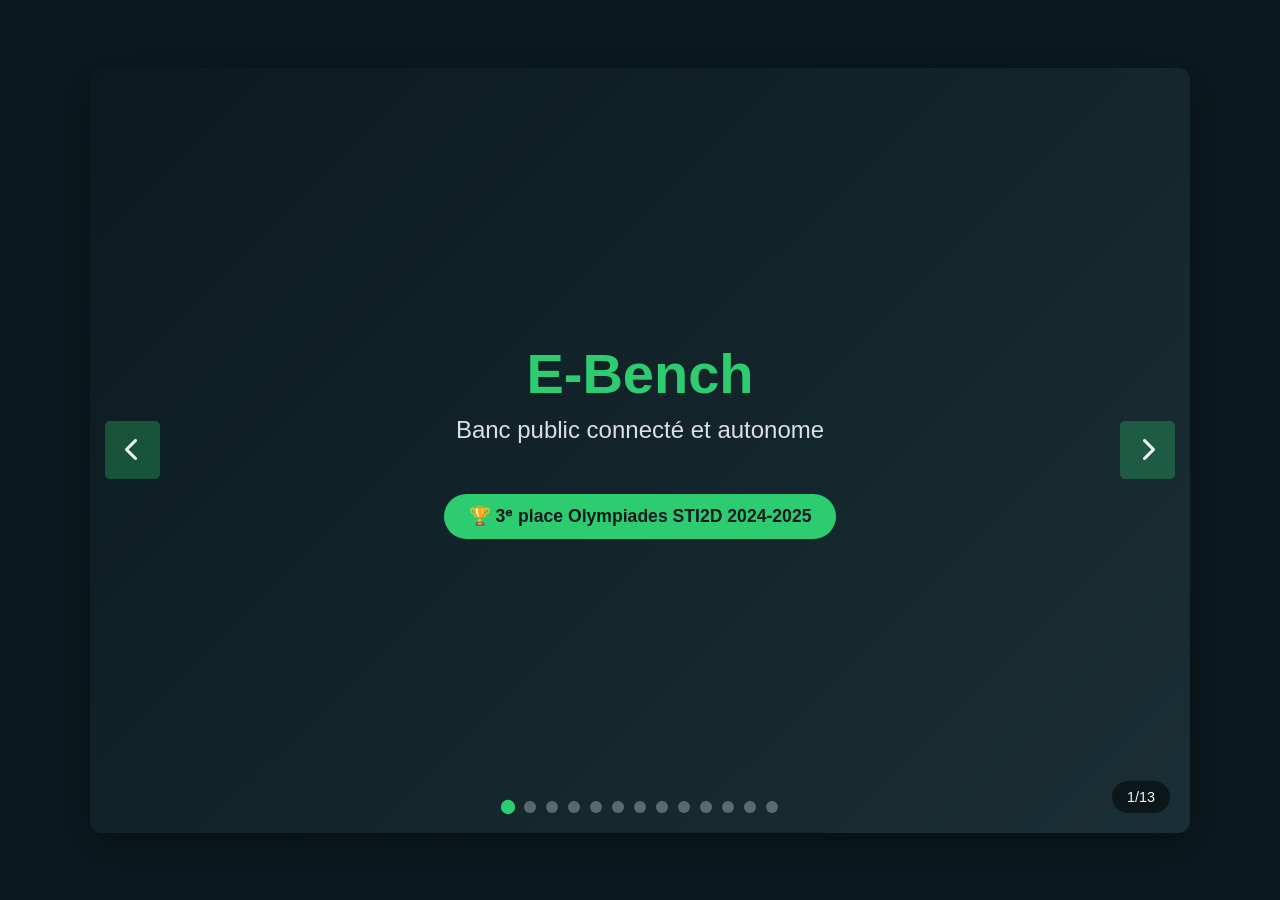
<file: e-bench-slideshow/index.html>
<!DOCTYPE html>
<html lang="fr">
<head>
    <meta charset="UTF-8">
    <meta name="viewport" content="width=device-width, initial-scale=1.0">
    <title>E-Bench - Banc Public Connecté et Autonome</title>
    <link rel="stylesheet" href="css/style.css">
    <link rel="stylesheet" href="https://cdnjs.cloudflare.com/ajax/libs/font-awesome/6.4.0/css/all.min.css">
</head>
<body>
    <div class="slideshow-container">
        <!-- Slide 1: Page de garde -->
        <div class="slide active">
            <div class="slide-content">
                <h1>E-Bench</h1>
                <p class="subtitle">Banc public connecté et autonome</p>
                <div class="badge">🏆 3ᵉ place Olympiades STI2D 2024-2025</div>
            </div>
        </div>

        <!-- Slide 2: Problématique -->
        <div class="slide">
            <div class="slide-content">
                <h2><i class="fas fa-exclamation-triangle"></i> Problématique</h2>
                <div class="cards-grid">
                    <div class="card">
                        <i class="fas fa-mobile-alt"></i>
                        <h3>Recharge mobile</h3>
                        <p>Besoin de recharger ses appareils en extérieur</p>
                    </div>
                    <div class="card">
                        <i class="fas fa-info-circle"></i>
                        <h3>Information urbaine</h3>
                        <p>Accès aux données de la ville en temps réel</p>
                    </div>
                    <div class="card">
                        <i class="fas fa-solar-panel"></i>
                        <h3>Autonomie énergétique</h3>
                        <p>Fonctionner sans raccordement au réseau électrique</p>
                    </div>
                    <div class="card">
                        <i class="fas fa-plug"></i>
                        <h3>Installation facile</h3>
                        <p>Solution plug & play déployable rapidement</p>
                    </div>
                </div>
            </div>
        </div>

        <!-- Slide 3: Notre équipe -->
        <div class="slide">
            <div class="slide-content">
                <h2><i class="fas fa-users"></i> Notre équipe</h2>
                <div class="team-grid">
                    <div class="team-member">
                        <i class="fas fa-cog"></i>
                        <h4>Mécanique</h4>
                        <p>Conception SolidWorks</p>
                    </div>
                    <div class="team-member">
                        <i class="fas fa-bolt"></i>
                        <h4>Électrique</h4>
                        <p>Système d'alimentation</p>
                    </div>
                    <div class="team-member">
                        <i class="fas fa-code"></i>
                        <h4>Informatique</h4>
                        <p>Développement logiciel</p>
                    </div>
                    <div class="team-member">
                        <i class="fas fa-chart-line"></i>
                        <h4>Énergétique</h4>
                        <p>Étude MATLAB</p>
                    </div>
                    <div class="team-member">
                        <i class="fas fa-project-diagram"></i>
                        <h4>Chef de projet</h4>
                        <p>Coordination globale</p>
                    </div>
                </div>
            </div>
        </div>

        <!-- Slide 4: Solution proposée -->
        <div class="slide">
            <div class="slide-content">
                <h2><i class="fas fa-lightbulb"></i> Solution proposée</h2>
                <div class="features-list">
                    <div class="feature-item">
                        <i class="fas fa-sun"></i>
                        <div>
                            <h3>Autonomie énergétique</h3>
                            <p>Panneau solaire intégré pour une alimentation 100% renouvelable</p>
                        </div>
                    </div>
                    <div class="feature-item">
                        <i class="fas fa-layer-group"></i>
                        <div>
                            <h3>Multi-services</h3>
                            <p>Recharge USB, écran tactile, données environnementales et transports</p>
                        </div>
                    </div>
                    <div class="feature-item">
                        <i class="fas fa-plug-circle-check"></i>
                        <div>
                            <h3>Plug & Play</h3>
                            <p>Installation rapide sans travaux de raccordement électrique</p>
                        </div>
                    </div>
                </div>
            </div>
        </div>

        <!-- Slide 5: Fonctionnalités principales -->
        <div class="slide">
            <div class="slide-content">
                <h2><i class="fas fa-star"></i> Fonctionnalités principales</h2>
                <div class="services-grid">
                    <div class="service-card">
                        <i class="fab fa-usb"></i>
                        <h3>Recharge USB</h3>
                        <p>Ports USB-A et USB-C disponibles</p>
                    </div>
                    <div class="service-card">
                        <i class="fas fa-touchscreen"></i>
                        <h3>Écran tactile</h3>
                        <p>Interface interactive 7 pouces</p>
                    </div>
                    <div class="service-card">
                        <i class="fas fa-cloud-sun"></i>
                        <h3>Météo</h3>
                        <p>Données météorologiques en temps réel</p>
                    </div>
                    <div class="service-card">
                        <i class="fas fa-bus"></i>
                        <h3>Transports</h3>
                        <p>Horaires de bus en direct</p>
                    </div>
                    <div class="service-card">
                        <i class="fas fa-leaf"></i>
                        <h3>Pollution</h3>
                        <p>Qualité de l'air locale</p>
                    </div>
                    <div class="service-card">
                        <i class="fas fa-newspaper"></i>
                        <h3>Actualités</h3>
                        <p>Infos locales et événements</p>
                    </div>
                </div>
            </div>
        </div>

        <!-- Slide 6: Conception mécanique -->
        <div class="slide">
            <div class="slide-content">
                <h2><i class="fas fa-drafting-compass"></i> Conception mécanique (SolidWorks)</h2>
                <div class="content-split">
                    <div class="text-content">
                        <ul class="specs-list">
                            <li><strong>Structure:</strong> Pin Douglas traité</li>
                            <li><strong>Toit:</strong> Panneau solaire intégré</li>
                            <li><strong>Piliers:</strong> Support structurel renforcé</li>
                            <li><strong>Design:</strong> Moderne et résistant aux intempéries</li>
                        </ul>
                    </div>
                    <div class="image-placeholder">
                        <i class="fas fa-cube"></i>
                        <p>Modèle 3D SolidWorks</p>
                    </div>
                </div>
            </div>
        </div>

        <!-- Slide 7: Schémas électriques -->
        <div class="slide">
            <div class="slide-content">
                <h2><i class="fas fa-project-diagram"></i> Chaîne d'énergie</h2>
                <div class="energy-chain">
                    <div class="chain-item">
                        <i class="fas fa-solar-panel"></i>
                        <p>Panneau 500W</p>
                    </div>
                    <i class="fas fa-arrow-right"></i>
                    <div class="chain-item">
                        <i class="fas fa-microchip"></i>
                        <p>Régulateur MPPT</p>
                    </div>
                    <i class="fas fa-arrow-right"></i>
                    <div class="chain-item">
                        <i class="fas fa-car-battery"></i>
                        <p>Batterie 100Ah</p>
                    </div>
                    <i class="fas fa-arrow-right"></i>
                    <div class="chain-item">
                        <i class="fas fa-plug"></i>
                        <p>Convertisseurs DC-DC</p>
                    </div>
                    <i class="fas fa-arrow-right"></i>
                    <div class="chain-item">
                        <i class="fas fa-computer"></i>
                        <p>Raspberry Pi + Écran + USB</p>
                    </div>
                </div>
            </div>
        </div>

        <!-- Slide 8: Étude énergétique -->
        <div class="slide">
            <div class="slide-content">
                <h2><i class="fas fa-chart-area"></i> Étude énergétique (MATLAB)</h2>
                <div class="chart-placeholder">
                    <i class="fas fa-chart-line"></i>
                    <p>Analyse saisonnière : Été / Hiver / Mi-saison</p>
                </div>
                <div class="key-points">
                    <div class="point">
                        <i class="fas fa-check-circle"></i>
                        <span>Bilan énergétique validé</span>
                    </div>
                    <div class="point">
                        <i class="fas fa-check-circle"></i>
                        <span>Autonomie hivernale : 3-5 jours</span>
                    </div>
                    <div class="point">
                        <i class="fas fa-check-circle"></i>
                        <span>Consommation moyenne : ~13-15 W</span>
                    </div>
                </div>
            </div>
        </div>

        <!-- Slide 9: Résultats & limites -->
        <div class="slide">
            <div class="slide-content">
                <h2><i class="fas fa-clipboard-check"></i> Résultats & limites</h2>
                <div class="results-grid">
                    <div class="result-card positive">
                        <h3><i class="fas fa-thumbs-up"></i> Validé</h3>
                        <ul>
                            <li>Autonomie énergétique confirmée</li>
                            <li>Fonctionnement multi-services opérationnel</li>
                            <li>Structure mécanique robuste</li>
                        </ul>
                    </div>
                    <div class="result-card warning">
                        <h3><i class="fas fa-exclamation-circle"></i> Limites actuelles</h3>
                        <ul>
                            <li>Consommation Raspberry Pi à optimiser</li>
                            <li>Batterie GEL (poids, durée de vie)</li>
                            <li>Module 4G non intégré</li>
                        </ul>
                    </div>
                </div>
            </div>
        </div>

        <!-- Slide 10: Dimensions & installation -->
        <div class="slide">
            <div class="slide-content">
                <h2><i class="fas fa-ruler-combined"></i> Dimensions & installation</h2>
                <div class="dimensions-box">
                    <div class="dimension">
                        <i class="fas fa-arrows-alt-h"></i>
                        <span>Longueur: 2 m</span>
                    </div>
                    <div class="dimension">
                        <i class="fas fa-arrows-alt-v"></i>
                        <span>Hauteur: 2 m</span>
                    </div>
                    <div class="dimension">
                        <i class="fas fa-depth"></i>
                        <span>Profondeur: 60 cm</span>
                    </div>
                </div>
                <div class="installation-note">
                    <i class="fas fa-tools"></i>
                    <p>Fixation par platines boulonnées au sol</p>
                </div>
            </div>
        </div>

        <!-- Slide 11: Composants clés -->
        <div class="slide">
            <div class="slide-content">
                <h2><i class="fas fa-microchip"></i> Composants clés</h2>
                <table class="components-table">
                    <thead>
                        <tr>
                            <th>Composant</th>
                            <th>Spécification</th>
                        </tr>
                    </thead>
                    <tbody>
                        <tr>
                            <td><i class="fas fa-solar-panel"></i> Panneau solaire</td>
                            <td>500W monocristallin</td>
                        </tr>
                        <tr>
                            <td><i class="fas fa-microchip"></i> Régulateur MPPT</td>
                            <td>Victron Energy</td>
                        </tr>
                        <tr>
                            <td><i class="fas fa-car-battery"></i> Batterie</td>
                            <td>100Ah GEL 12V</td>
                        </tr>
                        <tr>
                            <td><i class="fab fa-raspberry-pi"></i> Calculateur</td>
                            <td>Raspberry Pi 3B</td>
                        </tr>
                        <tr>
                            <td><i class="fas fa-tv"></i> Écran</td>
                            <td>7 pouces tactile</td>
                        </tr>
                    </tbody>
                </table>
            </div>
        </div>

        <!-- Slide 12: Perspectives V2 -->
        <div class="slide">
            <div class="slide-content">
                <h2><i class="fas fa-rocket"></i> Perspectives V2</h2>
                <div class="upgrades-list">
                    <div class="upgrade-item">
                        <i class="fas fa-microchip"></i>
                        <div>
                            <h4>Raspberry Pi Zero 2W</h4>
                            <p>Réduction de la consommation électrique</p>
                        </div>
                    </div>
                    <div class="upgrade-item">
                        <i class="fas fa-battery-full"></i>
                        <div>
                            <h4>Batterie LiFePO4</h4>
                            <p>Meilleure durée de vie et poids réduit</p>
                        </div>
                    </div>
                    <div class="upgrade-item">
                        <i class="fas fa-signal"></i>
                        <div>
                            <h4>Module 4G intégré</h4>
                            <p>Connectivité autonome partout</p>
                        </div>
                    </div>
                    <div class="upgrade-item">
                        <i class="fas fa-power-off"></i>
                        <div>
                            <h4>Délestage intelligent</h4>
                            <p>Priorité à l'écran en cas de faible batterie</p>
                        </div>
                    </div>
                </div>
            </div>
        </div>

        <!-- Slide 13: Conclusion -->
        <div class="slide">
            <div class="slide-content">
                <h2><i class="fas fa-trophy"></i> Conclusion</h2>
                <div class="conclusion-text">
                    <p><strong>E-Bench</strong> est un projet innovant récompensé aux Olympiades STI2D 2024-2025.</p>
                    <p>Ce banc public connecté et autonome répond aux besoins urbains modernes :</p>
                    <ul>
                        <li>Recharge mobile écologique</li>
                        <li>Information citoyenne en temps réel</li>
                        <li>Autonomie énergétique complète</li>
                    </ul>
                    <p class="thanks">Merci de votre attention !</p>
                </div>
            </div>
        </div>

        <!-- Navigation controls -->
        <button class="nav-btn prev-btn" id="prevBtn"><i class="fas fa-chevron-left"></i></button>
        <button class="nav-btn next-btn" id="nextBtn"><i class="fas fa-chevron-right"></i></button>

        <!-- Dots indicators -->
        <div class="dots-container" id="dotsContainer"></div>

        <!-- Slide counter -->
        <div class="slide-counter" id="slideCounter">1/13</div>
    </div>

    <script src="js/slideshow.js"></script>
</body>
</html>
</file>
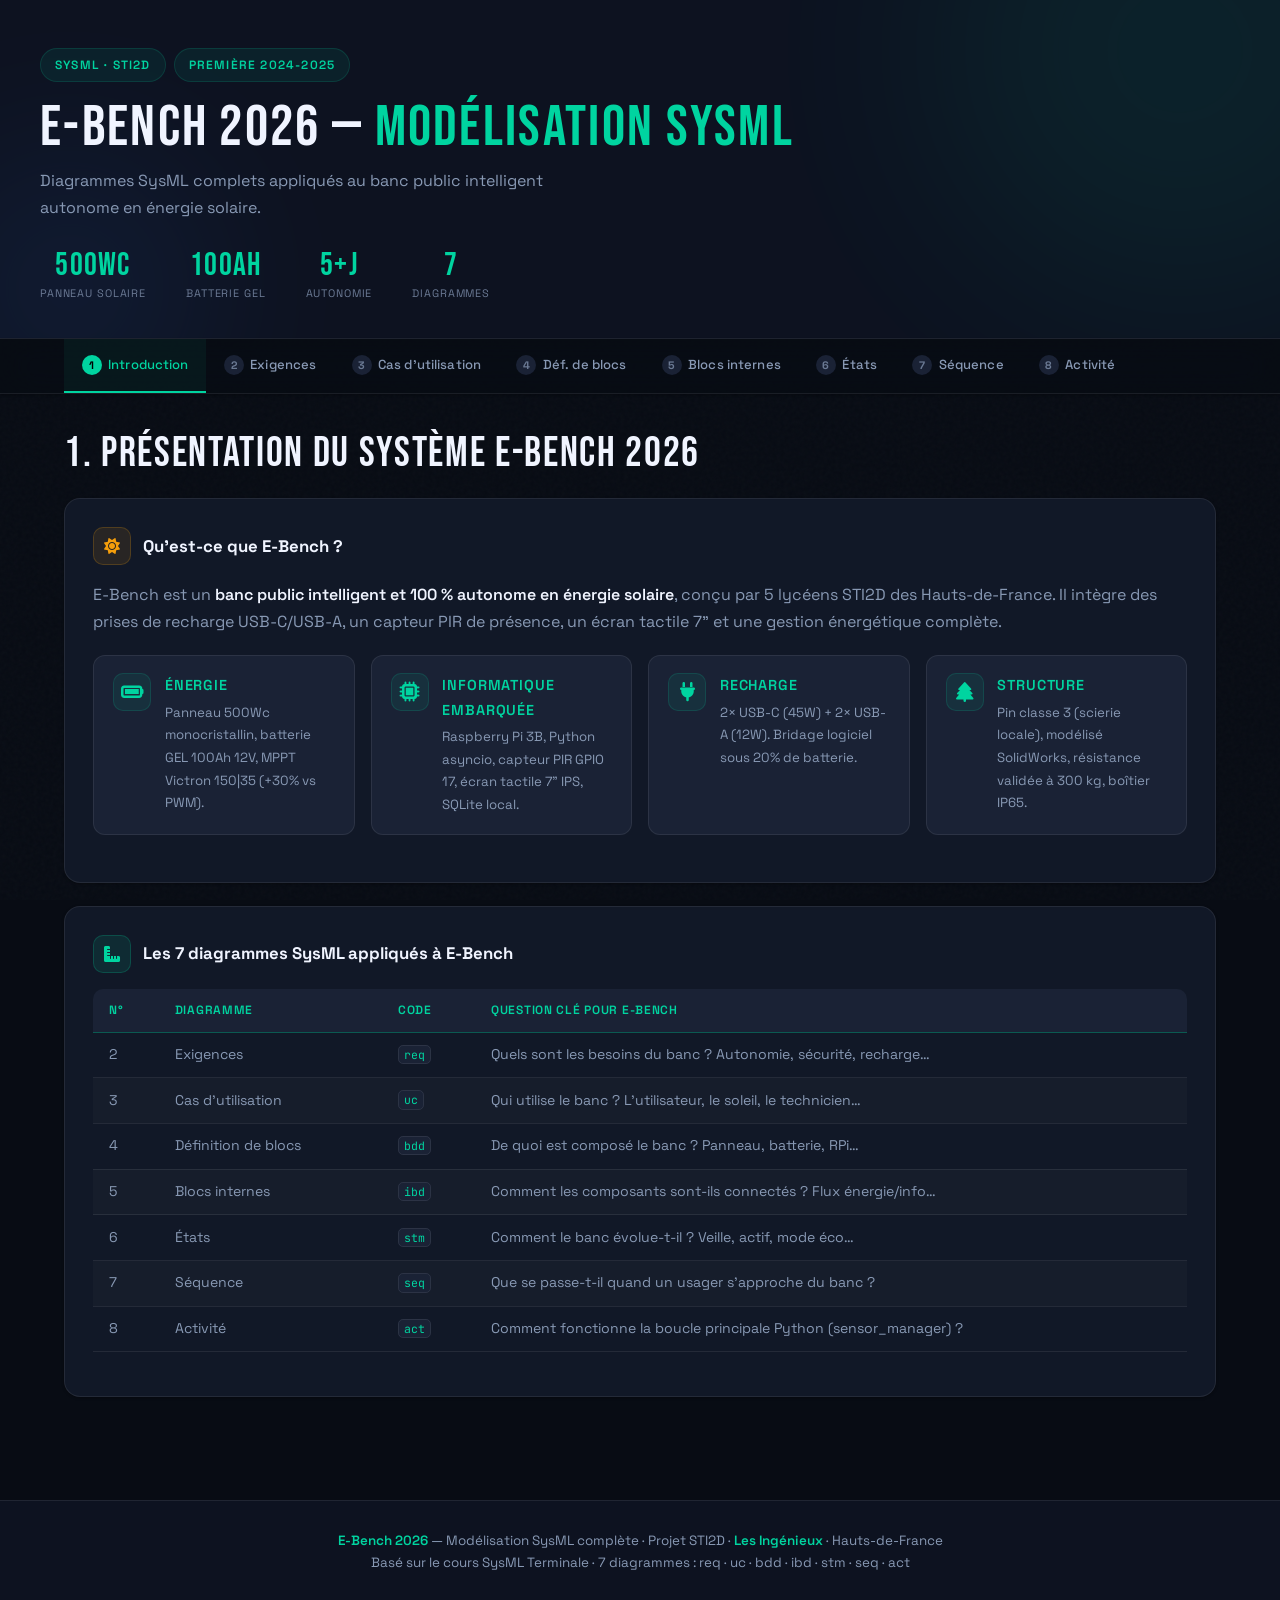
<file: Diagrammes Sysml a intégrés dans le diapo.html>
<!DOCTYPE html>
<html lang="fr">
<head>
<meta charset="UTF-8">
<meta name="viewport" content="width=device-width, initial-scale=1.0">
<title>SysML — E-Bench 2026</title>
<link href="https://fonts.googleapis.com/css2?family=Space+Grotesk:wght@400;500;600;700&family=Bebas+Neue&family=JetBrains+Mono:wght@400;500&display=swap" rel="stylesheet">
<link rel="stylesheet" href="https://cdnjs.cloudflare.com/ajax/libs/font-awesome/6.5.0/css/all.min.css" crossorigin="anonymous" referrerpolicy="no-referrer">
<style>
/* Fallback FontAwesome : si le CDN échoue, on affiche un carré coloré visible */
.fa-solid, .fa-regular, .fa-brands { display: inline-block; font-style: normal; }
</style>
<style>
/* ═══════════════════════════════════════════════════
   E-BENCH SYSML — Theme matching shardinuss.github.io
   ═══════════════════════════════════════════════════ */

/* VARIABLES — dark theme (same as site) */
:root {
  --bg:         #080C14;
  --bg-2:       #0D1220;
  --bg-card:    #111827;
  --bg-elevated:#1a2235;

  --text:       #F0F4FF;
  --text-sub:   #8899B4;
  --text-muted: #6B7A94;

  --primary:        #00D4A0;
  --primary-hover:  #00E5B0;
  --blue:           #3B82F6;
  --amber:          #F59E0B;
  --red:            #EF4444;
  --purple:         #A78BFA;

  --border:         rgba(255,255,255,0.08);
  --border-glow:    rgba(0,212,160,0.35);

  --shadow-sm:  0 1px 3px rgba(0,0,0,0.3);
  --shadow:     0 4px 24px rgba(0,0,0,0.4);
  --shadow-lg:  0 12px 48px rgba(0,0,0,0.5);
  --glow:       0 0 40px rgba(0,212,160,0.12);

  --primary-04: rgba(0,212,160,0.04);
  --primary-06: rgba(0,212,160,0.06);
  --primary-08: rgba(0,212,160,0.08);
  --primary-10: rgba(0,212,160,0.10);
  --primary-12: rgba(0,212,160,0.12);
  --primary-15: rgba(0,212,160,0.15);
  --primary-20: rgba(0,212,160,0.20);
  --primary-25: rgba(0,212,160,0.25);
  --primary-30: rgba(0,212,160,0.30);
  --primary-35: rgba(0,212,160,0.35);

  --radius:     12px;
}

/* RESET */
*, *::before, *::after { box-sizing: border-box; margin: 0; padding: 0; }

body {
  font-family: 'Space Grotesk', -apple-system, sans-serif;
  font-size: 16px;
  line-height: 1.7;
  background: var(--bg);
  color: var(--text);
  overflow-x: hidden;
  -webkit-font-smoothing: antialiased;
}

/* Noise texture like the real site */
body::before {
  content: '';
  position: fixed;
  inset: 0;
  z-index: 0;
  pointer-events: none;
  opacity: 0.025;
  background: url("data:image/svg+xml,%3Csvg viewBox='0 0 256 256' xmlns='http://www.w3.org/2000/svg'%3E%3Cfilter id='n'%3E%3CfeTurbulence type='fractalNoise' baseFrequency='0.9' numOctaves='4' stitchTiles='stitch'/%3E%3C/filter%3E%3Crect width='100%25' height='100%25' filter='url(%23n)'/%3E%3C/svg%3E");
}

a { color: var(--primary); text-decoration: none; }
a:hover { color: var(--primary-hover); }

/* ── TYPOGRAPHY ── */
h1, h2 {
  font-family: 'Bebas Neue', cursive;
  font-weight: 400;
  letter-spacing: 0.05em;
  line-height: 1.05;
  color: var(--text);
}
h3 {
  font-family: 'Space Grotesk', sans-serif;
  font-weight: 700;
  font-size: 1.05rem;
  color: var(--text);
}
h4 {
  font-family: 'Space Grotesk', sans-serif;
  font-weight: 600;
  font-size: 0.9rem;
  color: var(--primary);
  text-transform: uppercase;
  letter-spacing: 0.06em;
  margin: 1rem 0 0.4rem;
}
p { margin-bottom: 0.85rem; color: var(--text-sub); line-height: 1.7; }
ul, ol { margin: 0.5rem 0 1rem 1.4rem; }
li { margin-bottom: 0.3rem; color: var(--text-sub); }
strong { font-weight: 600; color: var(--text); }

code {
  font-family: 'JetBrains Mono', monospace;
  font-size: 0.82em;
  background: var(--bg-elevated);
  border: 1px solid var(--border);
  color: var(--primary);
  padding: 0.1em 0.45em;
  border-radius: 5px;
}

/* ── HEADER ── */
header {
  background: var(--bg-2);
  border-bottom: 1px solid var(--border);
  padding: 3rem 2rem 2.2rem;
  position: relative;
  overflow: hidden;
}

/* Orb glow — exactly like the site */
header::before {
  content: '';
  position: absolute;
  width: 500px; height: 500px;
  border-radius: 50%;
  background: var(--primary);
  top: -200px; right: -150px;
  filter: blur(100px);
  opacity: 0.08;
  pointer-events: none;
}
header::after {
  content: '';
  position: absolute;
  width: 300px; height: 300px;
  border-radius: 50%;
  background: var(--blue);
  bottom: -100px; left: -80px;
  filter: blur(80px);
  opacity: 0.08;
  pointer-events: none;
}

.header-inner { max-width: 1200px; margin: 0 auto; position: relative; z-index: 1; }

.header-badges { display: flex; gap: 0.5rem; margin-bottom: 1rem; flex-wrap: wrap; }
.header-badge {
  display: inline-flex;
  align-items: center;
  gap: 6px;
  font-size: 0.75rem;
  font-weight: 600;
  text-transform: uppercase;
  letter-spacing: 0.1em;
  color: var(--primary);
  background: var(--primary-08);
  padding: 6px 14px;
  border-radius: 100px;
  border: 1px solid var(--primary-15);
  font-family: 'Space Grotesk', sans-serif;
}
.header-badge.gold {
  color: var(--amber);
  background: rgba(245,158,11,0.08);
  border-color: rgba(245,158,11,0.2);
}

header h1 {
  font-family: 'Bebas Neue', cursive;
  font-size: clamp(2.4rem, 5vw, 3.6rem);
  letter-spacing: 0.04em;
  margin-bottom: 0.5rem;
  color: var(--text);
}
header h1 span { color: var(--primary); }
header p { font-size: 1rem; color: var(--text-sub); max-width: 580px; margin-bottom: 0; }

.header-meta { display: flex; gap: 2.5rem; margin-top: 1.8rem; flex-wrap: wrap; }
.header-stat { text-align: center; }
.header-stat .val {
  font-family: 'Bebas Neue', cursive;
  font-size: 2rem;
  letter-spacing: 0.04em;
  color: var(--primary);
  display: block;
  line-height: 1;
}
.header-stat .lbl {
  font-size: 0.68rem;
  color: var(--text-muted);
  text-transform: uppercase;
  letter-spacing: 0.08em;
  margin-top: 2px;
  display: block;
}

/* ── TABS / NAV ── */
.tabs-wrapper {
  background: rgba(8,12,20,0.92);
  backdrop-filter: blur(20px) saturate(1.6);
  -webkit-backdrop-filter: blur(20px) saturate(1.6);
  border-bottom: 1px solid var(--border);
  position: sticky;
  top: 0;
  z-index: 100;
  box-shadow: var(--shadow-sm);
}
.tabs-scroll {
  max-width: 1200px;
  margin: 0 auto;
  overflow-x: auto;
  scrollbar-width: none;
  display: flex;
  gap: 0;
  padding: 0 24px;
}
.tabs-scroll::-webkit-scrollbar { display: none; }

.tab-btn {
  flex-shrink: 0;
  padding: 1rem 1.1rem;
  font-family: 'Space Grotesk', sans-serif;
  font-size: 0.82rem;
  font-weight: 500;
  color: var(--text-sub);
  background: none;
  border: none;
  border-bottom: 2px solid transparent;
  cursor: pointer;
  transition: color 0.2s, background 0.2s, border-color 0.2s;
  white-space: nowrap;
  letter-spacing: 0.01em;
  display: flex;
  align-items: center;
  gap: 0.4rem;
}
.tab-btn:hover {
  color: var(--text);
  background: var(--primary-04);
}
.tab-btn.active {
  color: var(--primary);
  border-bottom-color: var(--primary);
  background: var(--primary-06);
}
.tab-btn .tab-num {
  display: inline-flex;
  align-items: center;
  justify-content: center;
  width: 20px; height: 20px;
  border-radius: 50%;
  background: var(--bg-elevated);
  font-size: 0.68rem;
  font-weight: 700;
  color: var(--text-muted);
  transition: background 0.2s, color 0.2s;
  flex-shrink: 0;
}
.tab-btn.active .tab-num {
  background: var(--primary);
  color: #000;
}

/* ── CONTENT ── */
.content-wrapper {
  max-width: 1200px;
  margin: 0 auto;
  padding: 2.4rem 24px 5rem;
  position: relative;
  z-index: 1;
}

.tab-panel { display: none; animation: fadeIn 0.3s ease; }
.tab-panel.active { display: block; }
@keyframes fadeIn {
  from { opacity: 0; transform: translateY(8px); }
  to   { opacity: 1; transform: translateY(0); }
}

/* ── SECTION TITLE ── */
h2 {
  font-family: 'Bebas Neue', cursive;
  font-size: clamp(1.8rem, 4vw, 2.6rem);
  color: var(--text);
  margin-bottom: 1.4rem;
  letter-spacing: 0.04em;
}

/* ── CARDS ── */
.card {
  background: var(--bg-card);
  border: 1px solid var(--border);
  border-radius: 16px;
  padding: 28px;
  margin-bottom: 1.4rem;
  box-shadow: var(--shadow-sm);
  transition: transform 0.3s, box-shadow 0.3s, border-color 0.3s;
  position: relative;
}
.card:hover {
  transform: translateY(-3px);
  box-shadow: var(--shadow), var(--glow);
  border-color: var(--border-glow);
}

.card-header {
  display: flex;
  align-items: center;
  gap: 0.75rem;
  margin-bottom: 1rem;
}
.card-icon {
  width: 38px; height: 38px;
  border-radius: 10px;
  display: flex; align-items: center; justify-content: center;
  font-size: 1rem;
  flex-shrink: 0;
}
.card-icon i { font-size: 1rem; }
.card-icon.green  { background: rgba(0,212,160,0.10);  border: 1px solid rgba(0,212,160,0.2);  color: #00D4A0; }
.card-icon.orange { background: rgba(245,158,11,0.10); border: 1px solid rgba(245,158,11,0.2); color: #F59E0B; }
.card-icon.blue   { background: rgba(59,130,246,0.10); border: 1px solid rgba(59,130,246,0.2); color: #3B82F6; }
.card-icon.red    { background: rgba(239,68,68,0.10);  border: 1px solid rgba(239,68,68,0.2);  color: #EF4444; }
.card-icon.purple { background: rgba(167,139,250,0.10);border: 1px solid rgba(167,139,250,0.2);color: #A78BFA; }
.card-icon.solar  { background: rgba(245,158,11,0.10); border: 1px solid rgba(245,158,11,0.2); color: #F59E0B; }

/* ── KEY CONCEPT ── */
.key-concept {
  background: var(--primary-06);
  border: 1px solid var(--primary-15);
  border-left: 3px solid var(--primary);
  border-radius: 0 12px 12px 0;
  padding: 1rem 1.25rem;
  margin: 1rem 0;
}
.key-concept-title {
  font-weight: 700;
  color: var(--primary);
  font-size: 0.75rem;
  text-transform: uppercase;
  letter-spacing: 0.08em;
  margin-bottom: 0.4rem;
  font-family: 'Space Grotesk', sans-serif;
  display: flex;
  align-items: center;
  gap: 6px;
}
.key-concept-title i { font-size: 0.75rem; }

/* ── INFO BOX ── */
.info-box {
  background: rgba(245,158,11,0.06);
  border: 1px solid rgba(245,158,11,0.2);
  border-left: 3px solid var(--amber);
  border-radius: 0 12px 12px 0;
  padding: 0.9rem 1.2rem;
  margin: 1rem 0;
  font-size: 0.92rem;
  color: var(--text-sub);
}

/* ── DIAGRAMS ── */
.diagram-container {
  background: var(--bg-elevated);
  border: 1px solid var(--border);
  border-radius: 12px;
  padding: 1.5rem;
  margin: 1.2rem 0;
  text-align: center;
  overflow-x: auto;
}
.diagram-container svg {
  overflow: visible;
}
.diagram-caption {
  font-size: 0.78rem;
  color: var(--text-muted);
  font-style: italic;
  margin-top: 0.9rem;
  text-align: center;
  font-family: 'Space Grotesk', sans-serif;
}
svg text { font-family: 'Space Grotesk', sans-serif; }
svg .mono { font-family: 'JetBrains Mono', monospace; }

/* SVG dark mode — replace white fills */
.diagram-container svg [fill="white"]   { fill: #1a2235 !important; }
.diagram-container svg [fill="#FAFAF8"] { fill: #111827 !important; }
.diagram-container svg [fill="#DBEAFE"] { fill: #0f1e35 !important; }
.diagram-container svg [fill="#EDE9FE"] { fill: #1a1535 !important; }
.diagram-container svg [fill="#FEF0DC"] { fill: #251a0a !important; }
.diagram-container svg [fill="#E5F2EC"] { fill: #0a1f18 !important; }
.diagram-container svg [fill="#FEE2E2"] { fill: #250a0a !important; }
.diagram-container svg [fill="#BFDBFE"] { fill: #0f1e35 !important; }

/* ── TABLES ── */
table { width: 100%; border-collapse: collapse; margin: 1rem 0; font-size: 0.88rem; font-family: 'Space Grotesk', sans-serif; }
th {
  background: var(--bg-elevated);
  color: var(--primary);
  padding: 0.7rem 1rem;
  text-align: left;
  font-weight: 600;
  font-size: 0.75rem;
  text-transform: uppercase;
  letter-spacing: 0.06em;
  border-bottom: 1px solid var(--border-glow);
}
th:first-child { border-radius: 10px 0 0 0; }
th:last-child  { border-radius: 0 10px 0 0; }
td {
  padding: 0.65rem 1rem;
  border-bottom: 1px solid var(--border);
  vertical-align: top;
  color: var(--text-sub);
}
tr:nth-child(even) td { background: rgba(255,255,255,0.02); }
tr:hover td { background: var(--primary-04); color: var(--text); }

/* ── INTRO GRID ── */
.intro-grid {
  display: grid;
  grid-template-columns: repeat(auto-fit, minmax(240px, 1fr));
  gap: 1rem;
  margin: 1.2rem 0;
}
.intro-item {
  background: var(--bg-elevated);
  border: 1px solid var(--border);
  border-radius: 12px;
  padding: 1.1rem 1.2rem;
  display: flex;
  gap: 0.85rem;
  align-items: flex-start;
  transition: border-color 0.3s, transform 0.3s;
}
.intro-item:hover {
  border-color: var(--border-glow);
  transform: translateY(-2px);
}
.intro-item-icon {
  font-size: 1.25rem;
  flex-shrink: 0;
  width: 38px; height: 38px;
  border-radius: 10px;
  display: flex; align-items: center; justify-content: center;
  background: rgba(0,212,160,0.08);
  border: 1px solid rgba(0,212,160,0.15);
  color: #00D4A0;
}
.intro-item-text h4 { margin: 0 0 0.25rem; }
.intro-item-text p  { margin: 0; font-size: 0.83rem; }

/* ── FOOTER ── */
footer {
  background: var(--bg-2);
  border-top: 1px solid var(--border);
  color: var(--text-muted);
  text-align: center;
  padding: 1.8rem 1.5rem;
  font-size: 0.84rem;
  font-family: 'Space Grotesk', sans-serif;
}
footer strong { color: var(--primary); font-weight: 600; }

/* ── SCROLLBAR ── */
::-webkit-scrollbar { width: 6px; height: 6px; }
::-webkit-scrollbar-track { background: var(--bg); }
::-webkit-scrollbar-thumb { background: var(--bg-elevated); border-radius: 3px; }
::-webkit-scrollbar-thumb:hover { background: var(--primary); }

/* ── RESPONSIVE ── */
@media (max-width: 768px) {
  header { padding: 2rem 1rem 1.6rem; }
  header h1 { font-size: 2.2rem; }
  .header-meta { gap: 1.5rem; }
  .content-wrapper { padding: 1.5rem 1rem 4rem; }
  .tab-btn { padding: 0.75rem 0.8rem; font-size: 0.76rem; }
  .card { padding: 20px; }
}
</style>
</head>
<body>

<header>
  <div class="header-inner">
    <div class="header-badges">
      <span class="header-badge">SysML · STI2D</span>
      <span class="header-badge">Première 2024-2025</span>
    </div>
    <h1>E-Bench 2026 — <span>Modélisation SysML</span></h1>
    <p>Diagrammes SysML complets appliqués au banc public intelligent autonome en énergie solaire.</p>
    <div class="header-meta">
      <div class="header-stat"><div class="val">500Wc</div><div class="lbl">Panneau solaire</div></div>
      <div class="header-stat"><div class="val">100Ah</div><div class="lbl">Batterie GEL</div></div>
      <div class="header-stat"><div class="val">5+j</div><div class="lbl">Autonomie</div></div>
      <div class="header-stat"><div class="val">7</div><div class="lbl">Diagrammes</div></div>
    </div>
  </div>
</header>

<div class="tabs-wrapper">
  <div class="tabs-scroll">
    <button class="tab-btn active" data-tab="intro"><span class="tab-num">1</span>Introduction</button>
    <button class="tab-btn" data-tab="req"><span class="tab-num">2</span>Exigences</button>
    <button class="tab-btn" data-tab="uc"><span class="tab-num">3</span>Cas d'utilisation</button>
    <button class="tab-btn" data-tab="bdd"><span class="tab-num">4</span>Déf. de blocs</button>
    <button class="tab-btn" data-tab="ibd"><span class="tab-num">5</span>Blocs internes</button>
    <button class="tab-btn" data-tab="stm"><span class="tab-num">6</span>États</button>
    <button class="tab-btn" data-tab="sd"><span class="tab-num">7</span>Séquence</button>
    <button class="tab-btn" data-tab="act"><span class="tab-num">8</span>Activité</button>
  </div>
</div>

<div class="content-wrapper">

<div class="tab-panel active" id="panel-intro">
  <h2>1. Présentation du système E-Bench 2026</h2>

  <div class="card">
    <div class="card-header">
      <div class="card-icon solar"><i class="fa-solid fa-sun"></i></div>
      <h3>Qu'est-ce que E-Bench ?</h3>
    </div>
    <p>E-Bench est un <strong>banc public intelligent et 100 % autonome en énergie solaire</strong>, conçu par 5 lycéens STI2D des Hauts-de-France. Il intègre des prises de recharge USB-C/USB-A, un capteur PIR de présence, un écran tactile 7" et une gestion énergétique complète.</p>

    <div class="intro-grid">
      <div class="intro-item">
        <div class="intro-item-icon"><i class="fa-solid fa-battery-full"></i></div>
        <div class="intro-item-text">
          <h4>Énergie</h4>
          <p>Panneau 500Wc monocristallin, batterie GEL 100Ah 12V, MPPT Victron 150|35 (+30% vs PWM).</p>
        </div>
      </div>
      <div class="intro-item">
        <div class="intro-item-icon"><i class="fa-solid fa-microchip"></i></div>
        <div class="intro-item-text">
          <h4>Informatique embarquée</h4>
          <p>Raspberry Pi 3B, Python asyncio, capteur PIR GPIO 17, écran tactile 7" IPS, SQLite local.</p>
        </div>
      </div>
      <div class="intro-item">
        <div class="intro-item-icon"><i class="fa-solid fa-plug"></i></div>
        <div class="intro-item-text">
          <h4>Recharge</h4>
          <p>2× USB-C (45W) + 2× USB-A (12W). Bridage logiciel sous 20% de batterie.</p>
        </div>
      </div>
      <div class="intro-item">
        <div class="intro-item-icon"><i class="fa-solid fa-tree"></i></div>
        <div class="intro-item-text">
          <h4>Structure</h4>
          <p>Pin classe 3 (scierie locale), modélisé SolidWorks, résistance validée à 300 kg, boîtier IP65.</p>
        </div>
      </div>
    </div>
  </div>

  <div class="card">
    <div class="card-header">
      <div class="card-icon green"><i class="fa-solid fa-ruler-combined"></i></div>
      <h3>Les 7 diagrammes SysML appliqués à E-Bench</h3>
    </div>
    <table>
      <thead><tr><th>N°</th><th>Diagramme</th><th>Code</th><th>Question clé pour E-Bench</th></tr></thead>
      <tbody>
        <tr><td>2</td><td>Exigences</td><td><code>req</code></td><td>Quels sont les besoins du banc ? Autonomie, sécurité, recharge…</td></tr>
        <tr><td>3</td><td>Cas d'utilisation</td><td><code>uc</code></td><td>Qui utilise le banc ? L'utilisateur, le soleil, le technicien…</td></tr>
        <tr><td>4</td><td>Définition de blocs</td><td><code>bdd</code></td><td>De quoi est composé le banc ? Panneau, batterie, RPi…</td></tr>
        <tr><td>5</td><td>Blocs internes</td><td><code>ibd</code></td><td>Comment les composants sont-ils connectés ? Flux énergie/info…</td></tr>
        <tr><td>6</td><td>États</td><td><code>stm</code></td><td>Comment le banc évolue-t-il ? Veille, actif, mode éco…</td></tr>
        <tr><td>7</td><td>Séquence</td><td><code>seq</code></td><td>Que se passe-t-il quand un usager s'approche du banc ?</td></tr>
        <tr><td>8</td><td>Activité</td><td><code>act</code></td><td>Comment fonctionne la boucle principale Python (sensor_manager) ?</td></tr>
      </tbody>
    </table>
  </div>
</div>

<div class="tab-panel" id="panel-req">
  <h2>2. Diagramme d'exigences — E-Bench (req)</h2>

  <div class="card">
    <div class="card-header">
      <div class="card-icon orange"><i class="fa-solid fa-clipboard-list"></i></div>
      <h3>Les exigences du banc intelligent</h3>
    </div>
    <p>Le diagramme d'exigences formalise les <strong>besoins du projet E-Bench</strong> : autonomie énergétique, recharge USB, détection de présence, résistance aux intempéries, accessibilité PMR…</p>
    <div class="key-concept">
      <div class="key-concept-title"><i class="fa-solid fa-key"></i> Exigences principales identifiées</div>
      <p style="margin:0;">E-Bench doit être <strong>autonome en énergie</strong> (REQ_001), <strong>permettre la recharge USB</strong> (REQ_002), <strong>détecter la présence</strong> d'un usager (REQ_003) et <strong>résister aux intempéries</strong> (REQ_004 — IP65, pin classe 3, norme NF EN 581-3).</p>
    </div>
  </div>

  <div class="card">
    <div class="card-header">
      <div class="card-icon blue"><i class="fa-solid fa-chart-bar"></i></div>
      <h3>Diagramme d'exigences complet</h3>
    </div>
    <div class="diagram-container">
      <svg viewBox="0 0 800 520" width="100%" style="max-width:790px;">
        
        <rect x="270" y="10" width="260" height="75" rx="4" fill="#1a2235" stroke="#F59E0B" stroke-width="2"/>
        <line x1="270" y1="30" x2="530" y2="30" stroke="#F59E0B" stroke-width="1"/>
        <text x="280" y="24" font-size="9.5" fill="#F59E0B" font-weight="700">«requirement»</text>
        <text x="400" y="24" text-anchor="middle" font-size="10" fill="#F59E0B" font-weight="700"></text>
        <text x="400" y="47" text-anchor="middle" font-size="12" font-weight="700" fill="#C8D8E8">E-Bench 2026</text>
        <text x="280" y="60" font-size="9" fill="#C8D8E8" font-weight="600">Id : REQ_000</text>
        <text x="280" y="74" font-size="9" fill="#8899B4">Text : "Banc autonome intelligent en énergie"</text>

        
        <line x1="400" y1="85" x2="400" y2="120" stroke="#5B8DB8" stroke-width="1.5"/>
        <line x1="80" y1="120" x2="720" y2="120" stroke="#5B8DB8" stroke-width="1.5"/>
        <polygon points="400,85 406,97 400,109 394,97" fill="#1a2235" stroke="#5B8DB8" stroke-width="1.5"/>
        <line x1="395" y1="97" x2="405" y2="97" stroke="#5B8DB8" stroke-width="1.5"/>
        <line x1="400" y1="93" x2="400" y2="101" stroke="#5B8DB8" stroke-width="1.5"/>

        
        <line x1="80" y1="120" x2="80" y2="155" stroke="#5B8DB8" stroke-width="1.5"/>
        <line x1="240" y1="120" x2="240" y2="155" stroke="#5B8DB8" stroke-width="1.5"/>
        <line x1="400" y1="120" x2="400" y2="155" stroke="#5B8DB8" stroke-width="1.5"/>
        <line x1="560" y1="120" x2="560" y2="155" stroke="#5B8DB8" stroke-width="1.5"/>
        <line x1="720" y1="120" x2="720" y2="155" stroke="#5B8DB8" stroke-width="1.5"/>

        
        <rect x="10" y="155" width="140" height="75" rx="4" fill="#1a2235" stroke="#F59E0B" stroke-width="1.5"/>
        <line x1="10" y1="174" x2="150" y2="174" stroke="#F59E0B" stroke-width="1"/>
        <text x="18" y="168" font-size="8.5" fill="#F59E0B" font-weight="700">«requirement»</text>
        <text x="80" y="189" text-anchor="middle" font-size="9.5" font-weight="700" fill="#C8D8E8">REQ_001</text>
        <text x="80" y="202" text-anchor="middle" font-size="9" font-weight="600" fill="#34D399">Autonomie énergétique</text>
        <text x="18" y="220" font-size="8.5" fill="#8899B4">≥5 jours (veille)</text>

        
        <rect x="165" y="155" width="145" height="75" rx="4" fill="#1a2235" stroke="#F59E0B" stroke-width="1.5"/>
        <line x1="165" y1="174" x2="310" y2="174" stroke="#F59E0B" stroke-width="1"/>
        <text x="173" y="168" font-size="8.5" fill="#F59E0B" font-weight="700">«requirement»</text>
        <text x="237" y="189" text-anchor="middle" font-size="9.5" font-weight="700" fill="#C8D8E8">REQ_002</text>
        <text x="237" y="202" text-anchor="middle" font-size="9" font-weight="600" fill="#34D399">Recharge USB</text>
        <text x="173" y="220" font-size="8.5" fill="#8899B4">USB-C 45W + USB-A 12W</text>

        
        <rect x="323" y="155" width="155" height="75" rx="4" fill="#1a2235" stroke="#F59E0B" stroke-width="1.5"/>
        <line x1="323" y1="174" x2="478" y2="174" stroke="#F59E0B" stroke-width="1"/>
        <text x="331" y="168" font-size="8.5" fill="#F59E0B" font-weight="700">«requirement»</text>
        <text x="400" y="189" text-anchor="middle" font-size="9.5" font-weight="700" fill="#C8D8E8">REQ_003</text>
        <text x="400" y="202" text-anchor="middle" font-size="9" font-weight="600" fill="#34D399">Détection présence</text>
        <text x="331" y="220" font-size="8.5" fill="#8899B4">PIR 7m, réveil écran</text>

        
        <rect x="488" y="155" width="144" height="75" rx="4" fill="#1a2235" stroke="#F59E0B" stroke-width="1.5"/>
        <line x1="488" y1="174" x2="632" y2="174" stroke="#F59E0B" stroke-width="1"/>
        <text x="496" y="168" font-size="8.5" fill="#F59E0B" font-weight="700">«requirement»</text>
        <text x="560" y="189" text-anchor="middle" font-size="9.5" font-weight="700" fill="#C8D8E8">REQ_004</text>
        <text x="560" y="202" text-anchor="middle" font-size="9" font-weight="600" fill="#34D399">Résistance IP65</text>
        <text x="496" y="220" font-size="8.5" fill="#8899B4">Boîtier élec. + bois cl.3</text>

        
        <rect x="642" y="155" width="148" height="75" rx="4" fill="#1a2235" stroke="#F59E0B" stroke-width="1.5"/>
        <line x1="642" y1="174" x2="790" y2="174" stroke="#F59E0B" stroke-width="1"/>
        <text x="650" y="168" font-size="8.5" fill="#F59E0B" font-weight="700">«requirement»</text>
        <text x="715" y="189" text-anchor="middle" font-size="9.5" font-weight="700" fill="#C8D8E8">REQ_005</text>
        <text x="715" y="202" text-anchor="middle" font-size="9" font-weight="600" fill="#34D399">Sécurité électrique</text>
        <text x="650" y="220" font-size="8.5" fill="#8899B4">NF C 15-712-1 · fusibles</text>

        
        <rect x="10" y="350" width="150" height="50" rx="4" fill="#0a2218" stroke="#34D399" stroke-width="1.5"/>
        <text x="85" y="370" text-anchor="middle" font-size="10" font-weight="600" fill="#34D399">«block»</text>
        <text x="85" y="386" text-anchor="middle" font-size="10" fill="#C8D8E8">MPPT Victron</text>
        <line x1="85" y1="350" x2="80" y2="230" stroke="#34D399" stroke-width="1.5" stroke-dasharray="6,3"/>
        <polygon points="80,230 75,240 85,240" fill="#34D399"/>
        <rect x="42" y="280" width="72" height="16" rx="3" fill="#1a2235" stroke="#34D399" stroke-width="1"/>
        <text x="78" y="291" text-anchor="middle" font-size="8.5" fill="#34D399" font-weight="600">«satisfy»</text>

        
        <rect x="323" y="350" width="155" height="50" rx="4" fill="#0a2218" stroke="#34D399" stroke-width="1.5"/>
        <text x="400" y="370" text-anchor="middle" font-size="10" font-weight="600" fill="#34D399">«block»</text>
        <text x="400" y="386" text-anchor="middle" font-size="10" fill="#C8D8E8">Raspberry Pi 3B + PIR</text>
        <line x1="400" y1="350" x2="400" y2="230" stroke="#34D399" stroke-width="1.5" stroke-dasharray="6,3"/>
        <polygon points="400,230 395,240 405,240" fill="#34D399"/>
        <rect x="358" y="280" width="72" height="16" rx="3" fill="#1a2235" stroke="#34D399" stroke-width="1"/>
        <text x="394" y="291" text-anchor="middle" font-size="8.5" fill="#34D399" font-weight="600">«satisfy»</text>

        
        <rect x="560" y="350" width="140" height="50" rx="4" fill="#1e1840" stroke="#A78BFA" stroke-width="1.5"/>
        <text x="630" y="370" text-anchor="middle" font-size="10" font-weight="600" fill="#A78BFA">«testCase»</text>
        <text x="630" y="386" text-anchor="middle" font-size="9.5" fill="#C8D8E8">Test étanchéité IP65</text>
        <line x1="620" y1="350" x2="565" y2="230" stroke="#A78BFA" stroke-width="1.5" stroke-dasharray="6,3"/>
        <polygon points="565,230 560,240 570,240" fill="#A78BFA"/>
        <rect x="563" y="278" width="60" height="16" rx="3" fill="#1a2235" stroke="#A78BFA" stroke-width="1"/>
        <text x="593" y="289" text-anchor="middle" font-size="8.5" fill="#A78BFA" font-weight="600">«verify»</text>

        
        <text x="10" y="468" font-size="9" fill="#8899B4" font-weight="600">LÉGENDE :</text>
        <line x1="80" y1="462" x2="110" y2="462" stroke="#34D399" stroke-width="1.5" stroke-dasharray="6,3"/>
        <text x="115" y="466" font-size="9" fill="#8899B4">«satisfy» — un bloc répond à l'exigence</text>
        <line x1="310" y1="462" x2="340" y2="462" stroke="#A78BFA" stroke-width="1.5" stroke-dasharray="6,3"/>
        <text x="345" y="466" font-size="9" fill="#8899B4">«verify» — un test vérifie l'exigence</text>
      </svg>
      <div class="diagram-caption">Fig. 2.1 — Diagramme d'exigences du banc E-Bench 2026</div>
    </div>
  </div>

  <div class="card">
    <div class="card-header"><div class="card-icon orange"><i class="fa-solid fa-clipboard-list"></i></div><h3>Tableau des exigences</h3></div>
    <table>
      <thead><tr><th>Id</th><th>Texte</th><th>Criticité</th><th>Norme associée</th></tr></thead>
      <tbody>
        <tr><td>REQ_001</td><td>Le banc doit assurer ≥5 jours d'autonomie en veille sans soleil</td><td style="color:#F87171;font-weight:600;">Critique</td><td>NF C 15-712-1</td></tr>
        <tr><td>REQ_002</td><td>Le banc doit fournir au moins 2 prises USB-C 45W et 2 USB-A 12W</td><td style="color:#F59E0B;font-weight:600;">Élevée</td><td>IEC 62109-1</td></tr>
        <tr><td>REQ_003</td><td>Le système doit détecter la présence à 7m et réveiller l'écran</td><td style="color:#F59E0B;font-weight:600;">Élevée</td><td>—</td></tr>
        <tr><td>REQ_004</td><td>Le boîtier électronique doit être étanche IP65 (poussière + jets d'eau)</td><td style="color:#F87171;font-weight:600;">Critique</td><td>IEC 60529</td></tr>
        <tr><td>REQ_005</td><td>L'installation DC doit respecter NF C 15-712-1 avec fusibles adaptés</td><td style="color:#F87171;font-weight:600;">Critique</td><td>NF C 15-712-1</td></tr>
        <tr><td>REQ_006</td><td>La structure doit supporter 300 kg et résister au gel (pin classe 3)</td><td style="color:#F87171;font-weight:600;">Critique</td><td>NF EN 581-3</td></tr>
        <tr><td>REQ_007</td><td>Le système doit activer le mode éco sous 20% de batterie</td><td style="color:#F59E0B;font-weight:600;">Élevée</td><td>—</td></tr>
      </tbody>
    </table>
  </div>
</div>

<div class="tab-panel" id="panel-uc">
  <h2>3. Diagramme de cas d'utilisation — E-Bench (uc)</h2>

  <div class="card">
    <div class="card-header"><div class="card-icon green"><i class="fa-solid fa-user"></i></div><h3>Acteurs du système E-Bench</h3></div>
    <p>Le banc interagit avec plusieurs acteurs : l'<strong>usager</strong> (personne qui s'assoit), le <strong>technicien</strong> (maintenance), le <strong>panneau solaire</strong> (source d'énergie, acteur système) et le <strong>capteur PIR</strong> (déclencheur interne).</p>
    <div class="key-concept">
      <div class="key-concept-title"><i class="fa-solid fa-key"></i> Rappel</div>
      <p style="margin:0;">Un acteur peut être une <strong>personne</strong> (usager, technicien) mais aussi un <strong>système externe</strong> (panneau solaire, réseau électrique) ou un <strong>capteur</strong> (PIR HC-SR501).</p>
    </div>
  </div>

  <div class="card">
    <div class="card-header"><div class="card-icon blue"><i class="fa-solid fa-sun"></i></div><h3>Diagramme de cas d'utilisation</h3></div>
    <div class="diagram-container">
      <!-- UC diagram — viewBox élargi pour les acteurs externes à droite -->
      <svg viewBox="0 0 820 430" width="100%" style="max-width:820px;">

        <!-- ── Système (rectangle) ── -->
        <rect x="155" y="10" width="430" height="410" rx="8" fill="#111827" stroke="#5B8DB8" stroke-width="2"/>
        <text x="370" y="38" text-anchor="middle" font-size="13" font-weight="700" fill="#C8D8E8">Banc Intelligent E-Bench 2026</text>

        <!-- ── Cas d'utilisation — espacés de 70px, centrés à x=370 ── -->
        <ellipse cx="370" cy="80"  rx="135" ry="24" fill="#0D2847" stroke="#34D399" stroke-width="1.5"/>
        <text x="370" y="85"  text-anchor="middle" font-size="10.5" fill="#34D399" font-weight="600">Recharger un appareil USB</text>

        <ellipse cx="370" cy="150" rx="135" ry="24" fill="#0D2847" stroke="#34D399" stroke-width="1.5"/>
        <text x="370" y="155" text-anchor="middle" font-size="10.5" fill="#34D399" font-weight="600">Consulter l'interface tactile</text>

        <ellipse cx="370" cy="220" rx="135" ry="24" fill="#0D2847" stroke="#34D399" stroke-width="1.5"/>
        <text x="370" y="225" text-anchor="middle" font-size="10.5" fill="#34D399" font-weight="600">Activer le mode éco</text>

        <ellipse cx="370" cy="295" rx="135" ry="24" fill="#0D2847" stroke="#34D399" stroke-width="1.5"/>
        <text x="370" y="300" text-anchor="middle" font-size="10.5" fill="#34D399" font-weight="600">Diagnostiquer le système</text>

        <ellipse cx="370" cy="370" rx="135" ry="24" fill="#0D2847" stroke="#34D399" stroke-width="1.5"/>
        <text x="370" y="375" text-anchor="middle" font-size="10.5" fill="#34D399" font-weight="600">Produire de l'énergie PV</text>

        <!-- ── Acteur Usager (gauche) ── -->
        <circle cx="60" cy="100" r="14" fill="none" stroke="#00D4A0" stroke-width="2"/>
        <line x1="60" y1="114" x2="60" y2="150" stroke="#5B8DB8" stroke-width="2"/>
        <line x1="36" y1="130" x2="84" y2="130" stroke="#5B8DB8" stroke-width="2"/>
        <line x1="60" y1="150" x2="40" y2="176" stroke="#5B8DB8" stroke-width="2"/>
        <line x1="60" y1="150" x2="80" y2="176" stroke="#5B8DB8" stroke-width="2"/>
        <text x="60" y="194" text-anchor="middle" font-size="11" font-weight="600" fill="#C8D8E8">Usager</text>
        <!-- Usager → Recharger -->
        <line x1="84" y1="112" x2="235" y2="82" stroke="#5B8DB8" stroke-width="1.5"/>
        <!-- Usager → Consulter -->
        <line x1="84" y1="126" x2="235" y2="152" stroke="#5B8DB8" stroke-width="1.5"/>

        <!-- ── Acteur Technicien (gauche, bas) ── -->
        <circle cx="60" cy="295" r="14" fill="none" stroke="#00D4A0" stroke-width="2"/>
        <line x1="60" y1="309" x2="60" y2="345" stroke="#5B8DB8" stroke-width="2"/>
        <line x1="36" y1="325" x2="84" y2="325" stroke="#5B8DB8" stroke-width="2"/>
        <line x1="60" y1="345" x2="40" y2="371" stroke="#5B8DB8" stroke-width="2"/>
        <line x1="60" y1="345" x2="80" y2="371" stroke="#5B8DB8" stroke-width="2"/>
        <text x="60" y="392" text-anchor="middle" font-size="11" font-weight="600" fill="#C8D8E8">Technicien</text>
        <!-- Technicien → Diagnostiquer -->
        <line x1="84" y1="295" x2="235" y2="295" stroke="#5B8DB8" stroke-width="1.5"/>

        <!-- ── Acteur PIR (droite, haut) ── -->
        <rect x="710" y="128" width="100" height="54" rx="6" fill="#1e1840" stroke="#A78BFA" stroke-width="1.5"/>
        <text x="760" y="147" text-anchor="middle" font-size="9"  fill="#A78BFA" font-weight="700">«capteur»</text>
        <text x="760" y="161" text-anchor="middle" font-size="10" font-weight="600" fill="#C8D8E8">PIR</text>
        <text x="760" y="175" text-anchor="middle" font-size="10" font-weight="600" fill="#C8D8E8">HC-SR501</text>
        <!-- PIR → Activer mode éco  (ligne directe) -->
        <line x1="710" y1="155" x2="585" y2="220" stroke="#A78BFA" stroke-width="1.5"/>

        <!-- ── Acteur Panneau Solaire (droite, bas) ── -->
        <rect x="710" y="348" width="100" height="54" rx="6" fill="#2a1e08" stroke="#F59E0B" stroke-width="1.5"/>
        <text x="760" y="367" text-anchor="middle" font-size="9"  fill="#F59E0B" font-weight="700">«système»</text>
        <text x="760" y="381" text-anchor="middle" font-size="10" font-weight="600" fill="#C8D8E8">Panneau</text>
        <text x="760" y="395" text-anchor="middle" font-size="10" font-weight="600" fill="#C8D8E8">Solaire 500Wc</text>
        <!-- Panneau → Produire énergie PV -->
        <line x1="710" y1="375" x2="585" y2="372" stroke="#F59E0B" stroke-width="1.5"/>

        <!-- ── Relation «include» Recharger → Consulter
             Tracée sur le côté gauche intérieur, bien dégagée des ellipses ── -->
        <path d="M235,80 Q190,100 190,150 Q190,170 235,152"
              fill="none" stroke="#5B8DB8" stroke-width="1.2" stroke-dasharray="5,3"/>
        <polygon points="235,152 228,144 237,142" fill="#5B8DB8"/>
        <!-- label sur fond opaque pour lisibilité -->
        <rect x="155" y="108" width="72" height="16" rx="3" fill="#111827" stroke="#5B8DB8" stroke-width="1"/>
        <text x="191" y="120" text-anchor="middle" font-size="8.5" fill="#C8D8E8" font-weight="600">«include»</text>

        <!-- ── Relation «extend» PIR → Consulter
             Tracée en haut à droite, label bien séparé de la ligne PIR→Activer ── -->
        <path d="M710,140 Q660,120 585,148"
              fill="none" stroke="#A78BFA" stroke-width="1.2" stroke-dasharray="5,3"/>
        <polygon points="585,148 592,141 594,151" fill="#A78BFA"/>
        <rect x="632" y="112" width="62" height="16" rx="3" fill="#111827" stroke="#A78BFA" stroke-width="1"/>
        <text x="663" y="124" text-anchor="middle" font-size="8.5" fill="#A78BFA" font-weight="600">«extend»</text>

      </svg>
      <div class="diagram-caption">Fig. 3.1 — Diagramme de cas d'utilisation du banc E-Bench 2026</div>
    </div>
  </div>
</div>

<div class="tab-panel" id="panel-bdd">
  <h2>4. Diagramme de définition de blocs — E-Bench (bdd)</h2>

  <div class="card">
    <div class="card-header"><div class="card-icon blue"><i class="fa-solid fa-cubes"></i></div><h3>Structure du système E-Bench</h3></div>
    <p>Le diagramme <code>bdd</code> décrit la <strong>décomposition hiérarchique</strong> du banc en sous-systèmes. E-Bench est composé de 3 sous-systèmes majeurs : <strong>Énergie</strong>, <strong>Informatique embarquée</strong> et <strong>Structure physique</strong>.</p>
  </div>

  <div class="card">
    <div class="card-header"><div class="card-icon green"><i class="fa-solid fa-diagram-project"></i></div><h3>bdd complet du banc E-Bench</h3></div>
    <div class="diagram-container">
      <svg viewBox="0 0 800 480" width="100%" style="max-width:790px;">
        
        <rect x="275" y="10" width="250" height="65" rx="4" fill="#0D2847" stroke="#60A5FA" stroke-width="2"/>
        <rect x="275" y="10" width="250" height="28" rx="4" fill="#0D2847" stroke="#60A5FA" stroke-width="2"/>
        <text x="400" y="28" text-anchor="middle" font-size="10" fill="#60A5FA" font-weight="700">«block»</text>
        <text x="400" y="50" text-anchor="middle" font-size="14" font-weight="700" fill="#C8D8E8">E-Bench 2026</text>
        <line x1="275" y1="55" x2="525" y2="55" stroke="#60A5FA" stroke-width="0.5"/>

        
        <line x1="400" y1="75" x2="400" y2="110" stroke="#5B8DB8" stroke-width="1.5"/>
        <polygon points="400,75 406,87 400,99 394,87" fill="#5B8DB8" stroke="#5B8DB8" stroke-width="1"/>
        <line x1="120" y1="110" x2="680" y2="110" stroke="#5B8DB8" stroke-width="1.5"/>
        <line x1="120" y1="110" x2="120" y2="145" stroke="#5B8DB8" stroke-width="1.5"/>
        <line x1="400" y1="110" x2="400" y2="145" stroke="#5B8DB8" stroke-width="1.5"/>
        <line x1="680" y1="110" x2="680" y2="145" stroke="#5B8DB8" stroke-width="1.5"/>

        
        <text x="108" y="140" font-size="9" font-weight="600" fill="#F59E0B">1</text>
        <text x="388" y="140" font-size="9" font-weight="600" fill="#F59E0B">1</text>
        <text x="668" y="140" font-size="9" font-weight="600" fill="#F59E0B">1</text>

        
        <rect x="30" y="145" width="180" height="70" rx="4" fill="#1a2235" stroke="#60A5FA" stroke-width="1.5"/>
        <line x1="30" y1="163" x2="210" y2="163" stroke="#60A5FA" stroke-width="1"/>
        <text x="40" y="157" font-size="9" fill="#60A5FA" font-weight="700">«block»</text>
        <text x="120" y="178" text-anchor="middle" font-size="11" font-weight="700" fill="#C8D8E8">Sous-système Énergie</text>
        <line x1="30" y1="188" x2="210" y2="188" stroke="#60A5FA" stroke-width="0.5"/>
        <text x="40" y="200" font-size="8.5" fill="#8899B4" class="mono">tension : V = 12</text>
        <text x="40" y="212" font-size="8.5" fill="#8899B4" class="mono">capacité : Ah = 100</text>

        
        <rect x="300" y="145" width="200" height="70" rx="4" fill="#1a2235" stroke="#60A5FA" stroke-width="1.5"/>
        <line x1="300" y1="163" x2="500" y2="163" stroke="#60A5FA" stroke-width="1"/>
        <text x="310" y="157" font-size="9" fill="#60A5FA" font-weight="700">«block»</text>
        <text x="400" y="178" text-anchor="middle" font-size="11" font-weight="700" fill="#C8D8E8">S.S. Informatique</text>
        <line x1="300" y1="188" x2="500" y2="188" stroke="#60A5FA" stroke-width="0.5"/>
        <text x="310" y="200" font-size="8.5" fill="#8899B4" class="mono">cpu : RPi 3B</text>
        <text x="310" y="212" font-size="8.5" fill="#8899B4" class="mono">os : Raspberry Pi OS</text>

        
        <rect x="580" y="145" width="195" height="70" rx="4" fill="#1a2235" stroke="#60A5FA" stroke-width="1.5"/>
        <line x1="580" y1="163" x2="775" y2="163" stroke="#60A5FA" stroke-width="1"/>
        <text x="590" y="157" font-size="9" fill="#60A5FA" font-weight="700">«block»</text>
        <text x="678" y="178" text-anchor="middle" font-size="11" font-weight="700" fill="#C8D8E8">S.S. Structure</text>
        <line x1="580" y1="188" x2="775" y2="188" stroke="#60A5FA" stroke-width="0.5"/>
        <text x="590" y="200" font-size="8.5" fill="#8899B4" class="mono">matière : pin classe 3</text>
        <text x="590" y="212" font-size="8.5" fill="#8899B4" class="mono">résistance : kg = 300</text>

        
        <line x1="120" y1="215" x2="120" y2="250" stroke="#5B8DB8" stroke-width="1.5"/>
        <polygon points="120,215 126,225 120,235 114,225" fill="#5B8DB8" stroke="#5B8DB8" stroke-width="1"/>
        <line x1="30" y1="250" x2="210" y2="250" stroke="#5B8DB8" stroke-width="1.5"/>
        <line x1="30" y1="250" x2="30" y2="285" stroke="#5B8DB8" stroke-width="1.5"/>
        <line x1="120" y1="250" x2="120" y2="285" stroke="#5B8DB8" stroke-width="1.5"/>
        <line x1="210" y1="250" x2="210" y2="285" stroke="#5B8DB8" stroke-width="1.5"/>

        
        <rect x="-5" y="285" width="75" height="55" rx="4" fill="#1a2235" stroke="#F59E0B" stroke-width="1.5"/>
        <text x="33" y="302" text-anchor="middle" font-size="8" fill="#F59E0B" font-weight="700">«block»</text>
        <text x="33" y="316" text-anchor="middle" font-size="9" font-weight="600">Panneau</text>
        <text x="33" y="329" text-anchor="middle" font-size="9" font-weight="600">500Wc</text>
        <text x="33" y="334" font-size="7.5" fill="#8899B4" text-anchor="middle">incl. 37°</text>

        
        <rect x="83" y="285" width="75" height="55" rx="4" fill="#1a2235" stroke="#F59E0B" stroke-width="1.5"/>
        <text x="121" y="302" text-anchor="middle" font-size="8" fill="#F59E0B" font-weight="700">«block»</text>
        <text x="121" y="316" text-anchor="middle" font-size="9" font-weight="600">MPPT</text>
        <text x="121" y="329" text-anchor="middle" font-size="9" font-weight="600">Victron</text>
        <text x="121" y="337" text-anchor="middle" font-size="7.5" fill="#8899B4">150|35</text>

        
        <rect x="171" y="285" width="75" height="55" rx="4" fill="#1a2235" stroke="#F59E0B" stroke-width="1.5"/>
        <text x="208" y="302" text-anchor="middle" font-size="8" fill="#F59E0B" font-weight="700">«block»</text>
        <text x="208" y="316" text-anchor="middle" font-size="9" font-weight="600">Batterie</text>
        <text x="208" y="329" text-anchor="middle" font-size="9" font-weight="600">GEL 100Ah</text>
        <text x="208" y="337" text-anchor="middle" font-size="7.5" fill="#8899B4">12V</text>

        
        <line x1="400" y1="215" x2="400" y2="250" stroke="#5B8DB8" stroke-width="1.5"/>
        <polygon points="400,215 406,225 400,235 394,225" fill="#5B8DB8" stroke="#5B8DB8" stroke-width="1"/>
        <line x1="315" y1="250" x2="490" y2="250" stroke="#5B8DB8" stroke-width="1.5"/>
        <line x1="315" y1="250" x2="315" y2="285" stroke="#5B8DB8" stroke-width="1.5"/>
        <line x1="400" y1="250" x2="400" y2="285" stroke="#5B8DB8" stroke-width="1.5"/>
        <line x1="490" y1="250" x2="490" y2="285" stroke="#5B8DB8" stroke-width="1.5"/>

        
        <rect x="275" y="285" width="80" height="55" rx="4" fill="#1a2235" stroke="#60A5FA" stroke-width="1.5"/>
        <text x="315" y="302" text-anchor="middle" font-size="8" fill="#60A5FA" font-weight="700">«block»</text>
        <text x="315" y="316" text-anchor="middle" font-size="9" font-weight="600">Raspberry</text>
        <text x="315" y="329" text-anchor="middle" font-size="9" font-weight="600">Pi 3B</text>
        <text x="315" y="337" text-anchor="middle" font-size="7.5" fill="#8899B4">Python 3.11</text>

        
        <rect x="360" y="285" width="80" height="55" rx="4" fill="#1a2235" stroke="#60A5FA" stroke-width="1.5"/>
        <text x="400" y="302" text-anchor="middle" font-size="8" fill="#60A5FA" font-weight="700">«block»</text>
        <text x="400" y="316" text-anchor="middle" font-size="9" font-weight="600">Capteur PIR</text>
        <text x="400" y="329" text-anchor="middle" font-size="9" font-weight="600">HC-SR501</text>
        <text x="400" y="337" text-anchor="middle" font-size="7.5" fill="#8899B4">GPIO 17</text>

        
        <rect x="445" y="285" width="80" height="55" rx="4" fill="#1a2235" stroke="#60A5FA" stroke-width="1.5"/>
        <text x="485" y="302" text-anchor="middle" font-size="8" fill="#60A5FA" font-weight="700">«block»</text>
        <text x="485" y="316" text-anchor="middle" font-size="9" font-weight="600">Écran 7"</text>
        <text x="485" y="329" text-anchor="middle" font-size="9" font-weight="600">IPS tactile</text>
        <text x="485" y="337" text-anchor="middle" font-size="7.5" fill="#8899B4">1024×600</text>

        
        <line x1="678" y1="215" x2="678" y2="250" stroke="#5B8DB8" stroke-width="1.5"/>
        <polygon points="678,215 684,225 678,235 672,225" fill="#5B8DB8" stroke="#5B8DB8" stroke-width="1"/>
        <line x1="610" y1="250" x2="755" y2="250" stroke="#5B8DB8" stroke-width="1.5"/>
        <line x1="610" y1="250" x2="610" y2="285" stroke="#5B8DB8" stroke-width="1.5"/>
        <line x1="755" y1="250" x2="755" y2="285" stroke="#5B8DB8" stroke-width="1.5"/>

        
        <rect x="567" y="285" width="88" height="55" rx="4" fill="#1a2235" stroke="#A78BFA" stroke-width="1.5"/>
        <text x="611" y="302" text-anchor="middle" font-size="8" fill="#A78BFA" font-weight="700">«block»</text>
        <text x="611" y="316" text-anchor="middle" font-size="9" font-weight="600">Structure bois</text>
        <text x="611" y="329" text-anchor="middle" font-size="9" font-weight="600">pin cl.3</text>
        <text x="611" y="337" text-anchor="middle" font-size="7.5" fill="#8899B4">300 kg</text>

        
        <rect x="661" y="285" width="89" height="55" rx="4" fill="#1a2235" stroke="#A78BFA" stroke-width="1.5"/>
        <text x="706" y="302" text-anchor="middle" font-size="8" fill="#A78BFA" font-weight="700">«block»</text>
        <text x="706" y="316" text-anchor="middle" font-size="9" font-weight="600">Boîtier élec.</text>
        <text x="706" y="329" text-anchor="middle" font-size="9" font-weight="600">IP65</text>
        <text x="706" y="337" text-anchor="middle" font-size="7.5" fill="#8899B4">ventilé passif</text>

        
        <rect x="295" y="410" width="105" height="50" rx="4" fill="#1a2235" stroke="#F59E0B" stroke-width="1.5"/>
        <text x="348" y="428" text-anchor="middle" font-size="8" fill="#F59E0B" font-weight="700">«block»</text>
        <text x="348" y="442" text-anchor="middle" font-size="9" font-weight="600">Convertisseur</text>
        <text x="348" y="455" text-anchor="middle" font-size="9" font-weight="600">DC-DC 12→5V</text>
        
        <line x1="315" y1="285" x2="315" y2="395" stroke="#F59E0B" stroke-width="1.2"/>
        <line x1="315" y1="395" x2="348" y2="410" stroke="#F59E0B" stroke-width="1.2"/>
        <polygon points="315,395 321,382 315,370 309,382" fill="#1a2235" stroke="#F59E0B" stroke-width="1.2"/>

        
        <rect x="408" y="410" width="105" height="50" rx="4" fill="#1a2235" stroke="#F59E0B" stroke-width="1.5"/>
        <text x="461" y="428" text-anchor="middle" font-size="8" fill="#F59E0B" font-weight="700">«block»</text>
        <text x="461" y="442" text-anchor="middle" font-size="9" font-weight="600">Module USB</text>
        <text x="461" y="455" text-anchor="middle" font-size="9" font-weight="600">C + A</text>
        <line x1="485" y1="285" x2="461" y2="410" stroke="#F59E0B" stroke-width="1.2"/>
        <polygon points="461,410 455,397 467,397" fill="#5B8DB8"/>

        
        <polygon points="10,450 16,460 10,470 4,460" fill="#5B8DB8" stroke="#5B8DB8" stroke-width="1"/>
        <text x="25" y="464" font-size="9" fill="#8899B4">Composition ◆ (dépendant)</text>
        <polygon points="200,460 206,468 200,476 194,468" fill="#1a2235" stroke="#F59E0B" stroke-width="1.2"/>
        <text x="215" y="472" font-size="9" fill="#8899B4">Agrégation ◇ (indépendant)</text>
      </svg>
      <div class="diagram-caption">Fig. 4.1 — Diagramme de définition de blocs du banc E-Bench 2026</div>
    </div>
  </div>
</div>

<div class="tab-panel" id="panel-ibd">
  <h2>5. Diagramme de blocs internes — E-Bench (ibd)</h2>

  <div class="card">
    <div class="card-header"><div class="card-icon purple"><i class="fa-solid fa-plug"></i></div><h3>Architecture interne des flux</h3></div>
    <p>L'ibd montre comment les composants sont <strong>interconnectés</strong> via des ports et des flux de matière, d'énergie et d'information. Pour E-Bench, on distingue l'énergie DC 12V, le signal GPIO et les données SQLite.</p>
    <div class="key-concept">
      <div class="key-concept-title"><i class="fa-solid fa-key"></i> Les 3 flux de E-Bench</div>
      <p style="margin:0;"><strong style="color:#F59E0B;">Énergie</strong> : courant DC 12V (panneau → MPPT → batterie → DC-DC → Raspberry Pi, écran, USB). <strong style="color:#60A5FA;">Information</strong> : signal GPIO PIR, données SQLite, HDMI écran. <strong style="color:#F87171;">Matière</strong> : rayonnement solaire entrant.</p>
    </div>
  </div>

  <div class="card">
    <div class="card-header"><div class="card-icon green"><i class="fa-solid fa-bolt"></i></div><h3>ibd du système E-Bench</h3></div>
    <div class="diagram-container">
      <svg viewBox="-20 0 780 400" width="100%" style="max-width:750px;">
        
        <rect x="8" y="8" width="744" height="384" rx="6" fill="#111827" stroke="#5B8DB8" stroke-width="2" stroke-dasharray="8,4"/>
        <text x="22" y="30" font-size="11" font-weight="700" fill="#C8D8E8">ibd [block] E-Bench 2026</text>

        
        <rect x="18" y="100" width="10" height="20" rx="1" fill="#F59E0B" stroke="#F59E0B"/>
        <rect x="-12" y="85" width="32" height="50" rx="3" fill="#1a2235" stroke="#F59E0B" stroke-width="1.5"/>
        <text x="4" y="105" text-anchor="middle" font-size="7.5" fill="#F59E0B" font-weight="700"><tspan font-family="sans-serif">PV</tspan></text>
        <text x="4" y="118" text-anchor="middle" font-size="7" font-weight="600">Panneau</text>
        <text x="4" y="128" text-anchor="middle" font-size="7" font-weight="600">500Wc</text>

        
        <rect x="80" y="80" width="120" height="75" rx="4" fill="#1a2235" stroke="#F59E0B" stroke-width="1.5"/>
        <text x="140" y="100" text-anchor="middle" font-size="9.5" fill="#F59E0B" font-weight="600">mppt : MPPT</text>
        <text x="140" y="113" text-anchor="middle" font-size="9" fill="#C8D8E8">Victron 150|35</text>
        <line x1="80" y1="120" x2="200" y2="120" stroke="#F59E0B" stroke-width="0.5"/>
        <text x="90" y="133" font-size="7.5" fill="#8899B4" class="mono">η: +30% vs PWM</text>
        <text x="90" y="145" font-size="7.5" fill="#8899B4" class="mono">Imax: 35A</text>

        
        <rect x="80" y="195" width="120" height="70" rx="4" fill="#1a2235" stroke="#F59E0B" stroke-width="1.5"/>
        <text x="140" y="215" text-anchor="middle" font-size="9.5" fill="#F59E0B" font-weight="600">bat : Batterie GEL</text>
        <line x1="80" y1="222" x2="200" y2="222" stroke="#F59E0B" stroke-width="0.5"/>
        <text x="90" y="235" font-size="7.5" fill="#8899B4" class="mono">U : V = 12</text>
        <text x="90" y="247" font-size="7.5" fill="#8899B4" class="mono">C : Ah = 100</text>
        <text x="90" y="259" font-size="7.5" fill="#8899B4" class="mono">DOD : % = 50</text>

        
        <rect x="280" y="135" width="115" height="60" rx="4" fill="#1a2235" stroke="#F59E0B" stroke-width="1.5"/>
        <text x="337" y="155" text-anchor="middle" font-size="9.5" fill="#F59E0B" font-weight="600">dc : Conv. DC-DC</text>
        <line x1="280" y1="163" x2="395" y2="163" stroke="#F59E0B" stroke-width="0.5"/>
        <text x="290" y="175" font-size="7.5" fill="#8899B4" class="mono">12V → 5V / 3A</text>
        <text x="290" y="186" font-size="7.5" fill="#8899B4" class="mono">pertes: 0.3W</text>

        
        <rect x="470" y="60" width="140" height="100" rx="4" fill="#1a2235" stroke="#60A5FA" stroke-width="1.5"/>
        <text x="540" y="80" text-anchor="middle" font-size="9.5" fill="#60A5FA" font-weight="600">rpi : Raspberry Pi 3B</text>
        <line x1="470" y1="88" x2="610" y2="88" stroke="#60A5FA" stroke-width="0.5"/>
        <text x="480" y="100" font-size="7.5" fill="#8899B4" class="mono">Python 3.11 asyncio</text>
        <text x="480" y="112" font-size="7.5" fill="#8899B4" class="mono">SQLite local</text>
        <text x="480" y="124" font-size="7.5" fill="#8899B4" class="mono">conso: ~5W moy</text>
        <text x="480" y="136" font-size="7.5" fill="#8899B4" class="mono">GPIO 17 → PIR</text>

        
        <rect x="470" y="200" width="120" height="60" rx="4" fill="#1a2235" stroke="#60A5FA" stroke-width="1.5"/>
        <text x="530" y="220" text-anchor="middle" font-size="9.5" fill="#60A5FA" font-weight="600">ecran : Écran 7"</text>
        <line x1="470" y1="228" x2="590" y2="228" stroke="#60A5FA" stroke-width="0.5"/>
        <text x="480" y="240" font-size="7.5" fill="#8899B4" class="mono">HDMI · 1024×600</text>
        <text x="480" y="252" font-size="7.5" fill="#8899B4" class="mono">tactile · 5W</text>

        
        <rect x="470" y="295" width="115" height="60" rx="4" fill="#1a2235" stroke="#A78BFA" stroke-width="1.5"/>
        <text x="527" y="315" text-anchor="middle" font-size="9.5" fill="#A78BFA" font-weight="600">pir : Capteur PIR</text>
        <line x1="470" y1="323" x2="585" y2="323" stroke="#A78BFA" stroke-width="0.5"/>
        <text x="480" y="336" font-size="7.5" fill="#8899B4" class="mono">HC-SR501, 7m, 120°</text>
        <text x="480" y="348" font-size="7.5" fill="#8899B4" class="mono">GPIO 17 · 3.3V</text>

        
        <rect x="660" y="180" width="80" height="70" rx="4" fill="#1a2235" stroke="#F59E0B" stroke-width="1.5"/>
        <text x="700" y="200" text-anchor="middle" font-size="9" fill="#F59E0B" font-weight="600">usb : Module</text>
        <text x="700" y="213" text-anchor="middle" font-size="9" fill="#F59E0B" font-weight="600">USB C+A</text>
        <line x1="660" y1="220" x2="740" y2="220" stroke="#F59E0B" stroke-width="0.5"/>
        <text x="668" y="232" font-size="7.5" fill="#8899B4" class="mono">USB-C: 45W</text>
        <text x="668" y="244" font-size="7.5" fill="#8899B4" class="mono">USB-A: 12W</text>

        
        
        <rect x="27" y="108" width="12" height="12" rx="2" fill="#F87171" stroke="#F87171"/>
        <rect x="72" y="108" width="12" height="12" rx="2" fill="#F87171" stroke="#F87171"/>
        <line x1="39" y1="114" x2="72" y2="114" stroke="#F87171" stroke-width="2"/>
        <text x="55" y="107" text-anchor="middle" font-size="8" fill="#F87171" font-weight="600">Rayonn. PV</text>

        
        <rect x="128" y="148" width="12" height="12" rx="2" fill="#F59E0B" stroke="#F59E0B"/>
        <rect x="128" y="187" width="12" height="12" rx="2" fill="#F59E0B" stroke="#F59E0B"/>
        <line x1="134" y1="160" x2="134" y2="187" stroke="#F59E0B" stroke-width="2"/>
        <text x="148" y="180" font-size="8" fill="#F59E0B" font-weight="600">12V DC</text>

        
        <rect x="192" y="218" width="12" height="12" rx="2" fill="#F59E0B" stroke="#F59E0B"/>
        <rect x="272" y="160" width="12" height="12" rx="2" fill="#F59E0B" stroke="#F59E0B"/>
        <line x1="204" y1="224" x2="260" y2="224" stroke="#F59E0B" stroke-width="2"/>
        <line x1="260" y1="224" x2="278" y2="166" stroke="#F59E0B" stroke-width="2"/>
        <text x="240" y="218" font-size="8" fill="#F59E0B" font-weight="600">12V</text>

        
        <rect x="387" y="152" width="12" height="12" rx="2" fill="#F59E0B" stroke="#F59E0B"/>
        <rect x="462" y="100" width="12" height="12" rx="2" fill="#F59E0B" stroke="#F59E0B"/>
        <line x1="399" y1="158" x2="450" y2="158" stroke="#F59E0B" stroke-width="2"/>
        <line x1="450" y1="158" x2="450" y2="106" stroke="#F59E0B" stroke-width="2"/>
        <line x1="450" y1="106" x2="462" y2="106" stroke="#F59E0B" stroke-width="2"/>
        <text x="432" y="152" font-size="8" fill="#F59E0B" font-weight="600">5V</text>

        
        <rect x="506" y="153" width="12" height="12" rx="2" fill="#60A5FA" stroke="#60A5FA"/>
        <rect x="506" y="192" width="12" height="12" rx="2" fill="#60A5FA" stroke="#60A5FA"/>
        <line x1="512" y1="165" x2="512" y2="192" stroke="#60A5FA" stroke-width="2"/>
        <text x="527" y="183" font-size="8" fill="#60A5FA" font-weight="600">HDMI</text>

        
        <rect x="505" y="287" width="12" height="12" rx="2" fill="#A78BFA" stroke="#A78BFA"/>
        <rect x="505" y="153" width="12" height="12" rx="2" fill="#A78BFA" stroke="#A78BFA"/>
        <line x1="511" y1="287" x2="511" y2="165" stroke="#A78BFA" stroke-width="2" stroke-dasharray="5,3"/>
        <text x="525" y="230" font-size="8" fill="#A78BFA" font-weight="600">GPIO 17</text>

        
        <rect x="387" y="158" width="12" height="12" rx="2" fill="#F59E0B" stroke="#F59E0B"/>
        <rect x="652" y="205" width="12" height="12" rx="2" fill="#F59E0B" stroke="#F59E0B"/>
        <line x1="399" y1="164" x2="640" y2="211" stroke="#F59E0B" stroke-width="2"/>
        <text x="540" y="195" font-size="8" fill="#F59E0B" font-weight="600">5V USB</text>

        
        <rect x="15" y="355" width="12" height="12" rx="2" fill="#F87171"/>
        <text x="33" y="365" font-size="9" fill="#8899B4">Matière (rayonnement)</text>
        <rect x="175" y="355" width="12" height="12" rx="2" fill="#F59E0B"/>
        <text x="193" y="365" font-size="9" fill="#8899B4">Énergie (DC)</text>
        <rect x="320" y="355" width="12" height="12" rx="2" fill="#60A5FA"/>
        <text x="338" y="365" font-size="9" fill="#8899B4">Information (numérique)</text>
        <rect x="510" y="355" width="12" height="12" rx="2" fill="#A78BFA"/>
        <text x="528" y="365" font-size="9" fill="#8899B4">Signal GPIO</text>
      </svg>
      <div class="diagram-caption">Fig. 5.1 — Diagramme de blocs internes du système E-Bench 2026</div>
    </div>
  </div>
</div>

<div class="tab-panel" id="panel-stm">
  <h2>6. Diagramme d'états — E-Bench (stm)</h2>

  <div class="card">
    <div class="card-header"><div class="card-icon red"><i class="fa-solid fa-arrows-rotate"></i></div><h3>Évolution des états du banc</h3></div>
    <p>Le diagramme d'états décrit comment le banc <strong>évolue au fil du temps</strong> : de l'état de veille profonde en pleine nuit à l'état actif quand un usager s'approche, en passant par le mode éco sous 20% de batterie.</p>
    <div class="key-concept">
      <div class="key-concept-title"><i class="fa-solid fa-key"></i> Syntaxe des transitions</div>
      <p style="margin:0;"><code>événement [condition] / action</code> — Exemple : <code>pir_detecte [batterie > 20%] / réveillerEcran()</code></p>
    </div>
  </div>

  <div class="card">
    <div class="card-header"><div class="card-icon blue"><i class="fa-solid fa-chart-bar"></i></div><h3>Machine à états de sensor_manager.py</h3></div>
    <div class="diagram-container">
      <!-- STM diagram — viewBox agrandi pour donner de l'air aux labels -->
      <svg viewBox="0 0 820 480" width="100%" style="max-width:820px;">

        <!-- ══ Point initial ══ -->
        <circle cx="60" cy="55" r="12" fill="#00D4A0"/>
        <line x1="60" y1="67" x2="60" y2="95" stroke="#5B8DB8" stroke-width="1.5"/>
        <polygon points="60,95 55,87 65,87" fill="#5B8DB8"/>

        <!-- ══ ÉTAT : Veille profonde — en haut à gauche ══ -->
        <rect x="8" y="100" width="175" height="65" rx="22" fill="#1a2235" stroke="#60A5FA" stroke-width="2"/>
        <text x="95" y="128" text-anchor="middle" font-size="12" font-weight="700" fill="#60A5FA">Veille profonde</text>
        <text x="95" y="145" text-anchor="middle" font-size="9" fill="#8899B4">5.5W · écran éteint · USB bridé</text>

        <!-- ══ ÉTAT : Actif — en haut au centre ══ -->
        <rect x="310" y="60" width="185" height="70" rx="22" fill="#1a2235" stroke="#34D399" stroke-width="2"/>
        <text x="402" y="88"  text-anchor="middle" font-size="12" font-weight="700" fill="#34D399">Actif</text>
        <text x="402" y="105" text-anchor="middle" font-size="9" fill="#8899B4">10–62W · écran allumé</text>
        <text x="402" y="119" text-anchor="middle" font-size="9" fill="#8899B4">USB disponible · PIR actif</text>

        <!-- ══ ÉTAT : Mode Éco — droite ══ -->
        <rect x="590" y="185" width="195" height="70" rx="22" fill="#1a2235" stroke="#F59E0B" stroke-width="2"/>
        <text x="687" y="213" text-anchor="middle" font-size="12" font-weight="700" fill="#F59E0B">Mode Éco</text>
        <text x="687" y="230" text-anchor="middle" font-size="9" fill="#8899B4">bat &lt; 20% · luminosité ↓</text>
        <text x="687" y="244" text-anchor="middle" font-size="9" fill="#8899B4">USB-C suspendu</text>

        <!-- ══ ÉTAT : Chargement actif — centre bas ══ -->
        <rect x="310" y="320" width="185" height="70" rx="22" fill="#1a2235" stroke="#F59E0B" stroke-width="2"/>
        <text x="402" y="348" text-anchor="middle" font-size="12" font-weight="700" fill="#F59E0B">Chargement actif</text>
        <text x="402" y="365" text-anchor="middle" font-size="9" fill="#8899B4">USB pleine charge · 62.1W pic</text>

        <!-- ══ ÉTAT : Attente 60s — gauche bas ══ -->
        <rect x="8" y="285" width="175" height="65" rx="22" fill="#1a2235" stroke="#A78BFA" stroke-width="2"/>
        <text x="95" y="312" text-anchor="middle" font-size="11" font-weight="700" fill="#A78BFA">Attente (60s)</text>
        <text x="95" y="329" text-anchor="middle" font-size="9" fill="#8899B4">pas de mouvement</text>
        <text x="95" y="342" text-anchor="middle" font-size="9" fill="#8899B4">timer éteindre écran</text>

        <!-- ══ Point final ══ -->
        <circle cx="95" cy="430" r="12" fill="none" stroke="#00D4A0" stroke-width="2"/>
        <circle cx="95" cy="430" r="7"  fill="#00D4A0"/>

        <!-- ══════════════════════════════════════════
             TRANSITIONS — chaque label sur fond opaque
             ══════════════════════════════════════════ -->

        <!-- 1. Veille → Actif  (arc courbe, label AU-DESSUS de l'arc) -->
        <path d="M183,118 Q248,72 310,84" fill="none" stroke="#34D399" stroke-width="1.5"/>
        <polygon points="310,84 303,79 302,89" fill="#34D399"/>
        <rect x="198" y="60" width="175" height="28" rx="4" fill="#0D1220" stroke="#34D399" stroke-width="0.8"/>
        <text x="285" y="73"  text-anchor="middle" font-size="8.5" fill="#34D399" font-weight="600">pir_détecté [bat &gt; 20%]</text>
        <text x="285" y="84"  text-anchor="middle" font-size="8"   fill="#8899B4">/ réveillerEcran()</text>

        <!-- 2. Actif → Attente  (arc à gauche, label à gauche sur fond) -->
        <path d="M310,108 Q195,155 183,290" fill="none" stroke="#A78BFA" stroke-width="1.5"/>
        <polygon points="183,290 178,281 188,280" fill="#A78BFA"/>
        <rect x="115" y="190" width="148" height="28" rx="4" fill="#0D1220" stroke="#A78BFA" stroke-width="0.8"/>
        <text x="189" y="203" text-anchor="middle" font-size="8.5" fill="#A78BFA" font-weight="600">inactif 60s</text>
        <text x="189" y="214" text-anchor="middle" font-size="8"   fill="#8899B4">/ timer.start(60s)</text>

        <!-- 3. Attente → fin  (flèche vers le bas) -->
        <line x1="95" y1="350" x2="95" y2="415" stroke="#60A5FA" stroke-width="1.5"/>
        <polygon points="95,415 90,406 100,406" fill="#60A5FA"/>
        <rect x="102" y="374" width="118" height="28" rx="4" fill="#0D1220" stroke="#60A5FA" stroke-width="0.8"/>
        <text x="161" y="387" text-anchor="middle" font-size="8.5" fill="#60A5FA" font-weight="600">timer_expiré</text>
        <text x="161" y="398" text-anchor="middle" font-size="8"   fill="#8899B4">/ éteindrEcran()</text>

        <!-- 4. Actif → Chargement  (flèche vers le bas, label à DROITE) -->
        <line x1="402" y1="130" x2="402" y2="320" stroke="#F59E0B" stroke-width="1.5"/>
        <polygon points="402,320 397,311 407,311" fill="#F59E0B"/>
        <rect x="410" y="215" width="128" height="28" rx="4" fill="#0D1220" stroke="#F59E0B" stroke-width="0.8"/>
        <text x="474" y="228" text-anchor="middle" font-size="8.5" fill="#F59E0B" font-weight="600">USB connecté</text>
        <text x="474" y="239" text-anchor="middle" font-size="8"   fill="#8899B4">/ activerUSB()</text>

        <!-- 5. Chargement → Actif  (arc retour gauche, label à gauche) -->
        <path d="M310,345 Q272,265 310,148" fill="none" stroke="#34D399" stroke-width="1.5" stroke-dasharray="5,3"/>
        <polygon points="310,148 305,157 315,157" fill="#34D399"/>
        <rect x="162" y="238" width="128" height="16" rx="4" fill="#0D1220" stroke="#34D399" stroke-width="0.8"/>
        <text x="226" y="250" text-anchor="middle" font-size="8.5" fill="#34D399" font-weight="600">USB débranché</text>

        <!-- 6. Actif → Mode Éco  (arc droite descendant, label AU-DESSUS) -->
        <path d="M495,100 Q590,132 590,195" fill="none" stroke="#F59E0B" stroke-width="1.5"/>
        <polygon points="590,195 585,186 595,186" fill="#F59E0B"/>
        <rect x="510" y="118" width="140" height="28" rx="4" fill="#0D1220" stroke="#F59E0B" stroke-width="0.8"/>
        <text x="580" y="131" text-anchor="middle" font-size="8.5" fill="#F59E0B" font-weight="600">batterie &lt; 20%</text>
        <text x="580" y="142" text-anchor="middle" font-size="8"   fill="#8899B4">/ modeEco()</text>

        <!-- 7. Mode Éco → Actif  (arc retour, label EN-DESSOUS de l'arc) -->
        <path d="M590,220 Q525,188 495,130" fill="none" stroke="#34D399" stroke-width="1.5" stroke-dasharray="5,3"/>
        <polygon points="495,130 490,139 500,140" fill="#34D399"/>
        <rect x="502" y="167" width="140" height="28" rx="4" fill="#0D1220" stroke="#34D399" stroke-width="0.8"/>
        <text x="572" y="180" text-anchor="middle" font-size="8.5" fill="#34D399" font-weight="600">batterie &gt; 30%</text>
        <text x="572" y="191" text-anchor="middle" font-size="8"   fill="#8899B4">/ reprendre()</text>

        <!-- 8. Shutdown manuel (ligne pointillée de Veille vers fin) -->
        <path d="M50,165 Q50,400 83,418" fill="none" stroke="#5B8DB8" stroke-width="1.2" stroke-dasharray="4,3"/>
        <polygon points="83,418 77,410 87,409" fill="#5B8DB8"/>
        <rect x="2" y="335" width="52" height="28" rx="4" fill="#0D1220" stroke="#5B8DB8" stroke-width="0.8"/>
        <text x="28" y="348" text-anchor="middle" font-size="8" fill="#8899B4" font-style="italic">shutdown</text>
        <text x="28" y="359" text-anchor="middle" font-size="8" fill="#8899B4" font-style="italic">manuel</text>

      </svg>
      <div class="diagram-caption">Fig. 6.1 — Diagramme d'états du banc E-Bench (machine à états sensor_manager.py)</div>
    </div>
  </div>
</div>

<div class="tab-panel" id="panel-sd">
  <h2>7. Diagramme de séquence — E-Bench (seq)</h2>

  <div class="card">
    <div class="card-header"><div class="card-icon green"><i class="fa-regular fa-clock"></i></div><h3>Scénario : Détection et réveil du banc</h3></div>
    <p>Ce diagramme montre la séquence complète quand un <strong>usager s'approche</strong> du banc : depuis la détection PIR jusqu'à l'affichage de l'interface et l'activation USB, avec la gestion du cas où la batterie est trop faible.</p>
  </div>

  <div class="card">
    <div class="card-header"><div class="card-icon blue"><i class="fa-solid fa-chart-bar"></i></div><h3>Séquence de détection et activation</h3></div>
    <div class="diagram-container">
      <svg viewBox="0 0 720 470" width="100%" style="max-width:710px;">
        
        <rect x="15" y="10" width="80" height="35" rx="4" fill="#1a2235" stroke="#5B8DB8" stroke-width="1.5"/>
        <text x="55" y="32" text-anchor="middle" font-size="9.5" font-weight="600">Usager</text>
        <line x1="55" y1="45" x2="55" y2="460" stroke="#5B8DB8" stroke-width="1" stroke-dasharray="5,4"/>

        <rect x="130" y="10" width="95" height="35" rx="4" fill="#1e1840" stroke="#A78BFA" stroke-width="1.5"/>
        <text x="177" y="32" text-anchor="middle" font-size="9.5" font-weight="600" fill="#A78BFA">PIR HC-SR501</text>
        <line x1="177" y1="45" x2="177" y2="460" stroke="#A78BFA" stroke-width="1" stroke-dasharray="5,4"/>

        <rect x="265" y="10" width="110" height="35" rx="4" fill="#0D2847" stroke="#60A5FA" stroke-width="1.5"/>
        <text x="320" y="32" text-anchor="middle" font-size="9.5" font-weight="600" fill="#60A5FA">Raspberry Pi 3B</text>
        <line x1="320" y1="45" x2="320" y2="460" stroke="#60A5FA" stroke-width="1" stroke-dasharray="5,4"/>

        <rect x="415" y="10" width="95" height="35" rx="4" fill="#0D2847" stroke="#60A5FA" stroke-width="1.5"/>
        <text x="462" y="32" text-anchor="middle" font-size="9.5" font-weight="600" fill="#60A5FA">Écran 7" IPS</text>
        <line x1="462" y1="45" x2="462" y2="460" stroke="#60A5FA" stroke-width="1" stroke-dasharray="5,4"/>

        <rect x="545" y="10" width="95" height="35" rx="4" fill="#2a1e08" stroke="#F59E0B" stroke-width="1.5"/>
        <text x="592" y="32" text-anchor="middle" font-size="9.5" font-weight="600" fill="#F59E0B">Module USB</text>
        <line x1="592" y1="45" x2="592" y2="460" stroke="#F59E0B" stroke-width="1" stroke-dasharray="5,4"/>

        
        <text x="640" y="85" font-size="8.5" fill="#8899B4">t₀</text>

        
        <line x1="55" y1="80" x2="177" y2="80" stroke="#5B8DB8" stroke-width="1.5"/>
        <polygon points="177,80 170,75 170,85" fill="#5B8DB8"/>
        <text x="116" y="74" text-anchor="middle" font-size="8.5" fill="#C8D8E8" font-weight="500">1: approcher() [&lt;7m]</text>

        
        <line x1="177" y1="108" x2="320" y2="108" stroke="#A78BFA" stroke-width="1.5"/>
        <polygon points="320,108 313,103 313,113" fill="#A78BFA"/>
        <text x="248" y="102" text-anchor="middle" font-size="8.5" fill="#A78BFA" font-weight="500">2: GPIO17_HIGH()</text>

        
        <rect x="315" y="120" width="10" height="25" fill="#0D2847" stroke="#60A5FA" stroke-width="0.5"/>
        <text x="380" y="138" font-size="8.5" fill="#8899B4" font-style="italic">lire batterie MPPT</text>

        
        <rect x="225" y="150" width="480" height="240" rx="4" fill="none" stroke="#34D399" stroke-width="1.5"/>
        <rect x="225" y="150" width="36" height="16" rx="2" fill="#34D399"/>
        <text x="243" y="162" text-anchor="middle" font-size="8.5" font-weight="700" fill="#1a2235">alt</text>
        <text x="290" y="162" font-size="8.5" fill="#34D399" font-weight="600">[batterie ≥ 20%]</text>

        
        <line x1="320" y1="185" x2="462" y2="185" stroke="#34D399" stroke-width="1.5"/>
        <polygon points="462,185 455,180 455,190" fill="#34D399"/>
        <text x="391" y="179" text-anchor="middle" font-size="8.5" fill="#34D399" font-weight="500">3: reveillerEcran()</text>

        
        <rect x="457" y="197" width="10" height="25" fill="#0D2847" stroke="#60A5FA" stroke-width="0.5"/>
        <text x="500" y="215" font-size="8.5" fill="#8899B4" font-style="italic">charger UI</text>

        
        <line x1="462" y1="225" x2="320" y2="225" stroke="#34D399" stroke-width="1.2" stroke-dasharray="5,3"/>
        <polygon points="320,225 327,220 327,230" fill="#34D399"/>
        <text x="391" y="220" text-anchor="middle" font-size="8.5" fill="#8899B4">ecranPrêt()</text>

        
        <line x1="320" y1="250" x2="592" y2="250" stroke="#F59E0B" stroke-width="1.5"/>
        <polygon points="592,250 585,245 585,255" fill="#F59E0B"/>
        <text x="456" y="244" text-anchor="middle" font-size="8.5" fill="#F59E0B" font-weight="500">4: activerUSB()</text>

        
        <line x1="592" y1="268" x2="320" y2="268" stroke="#F59E0B" stroke-width="1.2" stroke-dasharray="5,3"/>
        <polygon points="320,268 327,263 327,273" fill="#F59E0B"/>
        <text x="456" y="283" text-anchor="middle" font-size="8.5" fill="#8899B4">USB prêt (45W / 12W)</text>

        
        <line x1="225" y1="302" x2="705" y2="302" stroke="#34D399" stroke-width="0.5" stroke-dasharray="5,3"/>
        <text x="290" y="316" font-size="8.5" fill="#F87171" font-weight="600">[batterie &lt; 20%]</text>

        
        <line x1="320" y1="332" x2="462" y2="332" stroke="#F87171" stroke-width="1.5"/>
        <polygon points="462,332 455,327 455,337" fill="#F87171"/>
        <text x="391" y="325" text-anchor="middle" font-size="8.5" fill="#F87171" font-weight="500">5: afficherModeEco()</text>
        <text x="391" y="352" text-anchor="middle" font-size="8" fill="#8899B4">USB suspendu · luminosité 40%</text>

        
        <text x="640" y="392" font-size="8.5" fill="#8899B4">t₁</text>

        
        <line x1="320" y1="390" x2="320" y2="390" stroke="#60A5FA" stroke-width="1.5"/>
        <rect x="315" y="392" width="10" height="25" fill="#0D2847" stroke="#60A5FA" stroke-width="0.5"/>
        <text x="380" y="408" font-size="8.5" fill="#8899B4" font-style="italic">stocker SQLite local</text>

        
        <line x1="320" y1="428" x2="320" y2="428"/>
        <text x="340" y="440" font-size="8.5" fill="#8899B4" font-style="italic">asyncio.sleep(10) — boucle 10s</text>
      </svg>
      <div class="diagram-caption">Fig. 7.1 — Diagramme de séquence : détection PIR et réveil du banc E-Bench</div>
    </div>
  </div>
</div>

<div class="tab-panel" id="panel-act">
  <h2>8. Diagramme d'activité — E-Bench (act)</h2>

  <div class="card">
    <div class="card-header"><div class="card-icon orange"><i class="fa-solid fa-play"></i></div><h3>Boucle principale de sensor_manager.py</h3></div>
    <p>Le diagramme d'activité modélise l'<strong>algorithme Python asyncio</strong> qui tourne en continu sur le Raspberry Pi 3B, toutes les 10 secondes : lecture capteurs, détection présence, gestion énergie, mise à jour affichage.</p>
    <div class="key-concept">
      <div class="key-concept-title"><i class="fa-solid fa-key"></i> Boucle asyncio</div>
      <p style="margin:0;">Le script <code>sensor_manager.py</code> utilise <code>asyncio.sleep(10)</code> pour une boucle toutes les 10s. La détection PIR est sur <strong>GPIO 17</strong> et l'usage CPU reste inférieur à <strong>2%</strong>.</p>
    </div>
  </div>

  <div class="card">
    <div class="card-header"><div class="card-icon green"><i class="fa-solid fa-arrows-rotate"></i></div><h3>Activité : boucle sensor_manager</h3></div>
    <div class="diagram-container">
      <svg viewBox="0 0 520 680" width="100%" style="max-width:510px;">
        
        <circle cx="260" cy="25" r="12" fill="#00D4A0"/>
        <line x1="260" y1="37" x2="260" y2="58" stroke="#5B8DB8" stroke-width="1.5"/>
        <polygon points="260,58 255,51 265,51" fill="#5B8DB8"/>

        
        <rect x="155" y="63" width="210" height="42" rx="18" fill="#1a2235" stroke="#34D399" stroke-width="1.5"/>
        <text x="260" y="80" text-anchor="middle" font-size="11" font-weight="600" fill="#34D399">Initialisation</text>
        <text x="260" y="97" text-anchor="middle" font-size="9" fill="#8899B4">MPPT · PIR · Écran · SQLite</text>

        <line x1="260" y1="105" x2="260" y2="130" stroke="#5B8DB8" stroke-width="1.5"/>
        <polygon points="260,130 255,123 265,123" fill="#5B8DB8"/>

        
        <rect x="120" y="133" width="270" height="8" rx="2" fill="#5B8DB8"/>
        <text x="125" y="128" font-size="8.5" fill="#8899B4" font-style="italic">Fork : lectures parallèles</text>
        <line x1="165" y1="141" x2="165" y2="162" stroke="#5B8DB8" stroke-width="1.5"/>
        <line x1="255" y1="141" x2="255" y2="162" stroke="#5B8DB8" stroke-width="1.5"/>
        <line x1="345" y1="141" x2="345" y2="162" stroke="#5B8DB8" stroke-width="1.5"/>

        
        <!-- Lire batterie % — colonne gauche -->
        <rect x="85" y="162" width="160" height="38" rx="14" fill="#1a2235" stroke="#F59E0B" stroke-width="1.5"/>
        <text x="165" y="180" text-anchor="middle" font-size="10" font-weight="600" fill="#F59E0B">Lire batterie %</text>
        <text x="165" y="193" text-anchor="middle" font-size="8.5" fill="#8899B4">MPPT Victron</text>

        
        <!-- Prod. PV — colonne centrale -->
        <rect x="205" y="162" width="100" height="38" rx="14" fill="#1a2235" stroke="#F59E0B" stroke-width="1.5"/>
        <text x="255" y="180" text-anchor="middle" font-size="10" font-weight="600" fill="#F59E0B">Prod. PV</text>
        <text x="255" y="193" text-anchor="middle" font-size="8.5" fill="#8899B4">en Watts</text>

        
        <!-- Lire GPIO 17 — colonne droite -->
        <rect x="275" y="162" width="140" height="38" rx="14" fill="#1a2235" stroke="#A78BFA" stroke-width="1.5"/>
        <text x="345" y="180" text-anchor="middle" font-size="10" font-weight="600" fill="#A78BFA">Lire GPIO 17</text>
        <text x="345" y="193" text-anchor="middle" font-size="8.5" fill="#8899B4">PIR HC-SR501</text>

        
        <line x1="165" y1="200" x2="165" y2="225" stroke="#5B8DB8" stroke-width="1.5"/>
        <line x1="255" y1="200" x2="255" y2="225" stroke="#5B8DB8" stroke-width="1.5"/>
        <line x1="345" y1="200" x2="345" y2="225" stroke="#5B8DB8" stroke-width="1.5"/>
        <rect x="120" y="225" width="270" height="8" rx="2" fill="#5B8DB8"/>
        <text x="125" y="221" font-size="8.5" fill="#8899B4" font-style="italic">Join : résultats consolidés</text>

        <line x1="260" y1="233" x2="260" y2="255" stroke="#5B8DB8" stroke-width="1.5"/>
        <polygon points="260,255 255,248 265,248" fill="#5B8DB8"/>

        
        <polygon points="260,260 295,280 260,300 225,280" fill="#1a2235" stroke="#5B8DB8" stroke-width="1.5"/>
        <text x="260" y="275" text-anchor="middle" font-size="8.5" font-weight="600">PIR ?</text>
        <text x="260" y="290" text-anchor="middle" font-size="8" fill="#8899B4">présence</text>

        
        <line x1="295" y1="280" x2="390" y2="280" stroke="#34D399" stroke-width="1.5"/>
        <line x1="390" y1="280" x2="390" y2="312" stroke="#34D399" stroke-width="1.5"/>
        <text x="340" y="272" font-size="8.5" fill="#34D399" font-weight="600">[oui]</text>
        <polygon points="390,312 385,305 395,305" fill="#34D399"/>

        <rect x="325" y="315" width="130" height="38" rx="14" fill="#0a2218" stroke="#34D399" stroke-width="1.5"/>
        <text x="390" y="332" text-anchor="middle" font-size="10" font-weight="600" fill="#34D399">Réveil écran</text>
        <text x="390" y="345" text-anchor="middle" font-size="8.5" fill="#8899B4">timer 60s</text>

        
        <line x1="225" y1="280" x2="130" y2="280" stroke="#6B6B6B" stroke-width="1.2"/>
        <line x1="130" y1="280" x2="130" y2="380" stroke="#6B6B6B" stroke-width="1.2"/>
        <text x="80" y="272" font-size="8.5" fill="#8899B4" font-weight="600">[non]</text>
        <line x1="390" y1="353" x2="390" y2="380" stroke="#34D399" stroke-width="1.5"/>
        <line x1="130" y1="380" x2="390" y2="380" stroke="#5B8DB8" stroke-width="1.5"/>
        <line x1="260" y1="380" x2="260" y2="400" stroke="#5B8DB8" stroke-width="1.5"/>
        <polygon points="260,400 255,393 265,393" fill="#5B8DB8"/>

        
        <polygon points="260,405 300,425 260,445 220,425" fill="#1a2235" stroke="#F59E0B" stroke-width="1.5"/>
        <text x="260" y="421" text-anchor="middle" font-size="8.5" font-weight="600">Bat</text>
        <text x="260" y="436" text-anchor="middle" font-size="8" fill="#F59E0B">&lt;20%?</text>

        
        <line x1="300" y1="425" x2="400" y2="425" stroke="#F59E0B" stroke-width="1.5"/>
        <line x1="400" y1="425" x2="400" y2="455" stroke="#F59E0B" stroke-width="1.5"/>
        <text x="347" y="418" font-size="8.5" fill="#F59E0B" font-weight="600">[oui]</text>
        <polygon points="400,455 395,448 405,448" fill="#F59E0B"/>

        <rect x="335" y="458" width="130" height="38" rx="14" fill="#2a1e08" stroke="#F59E0B" stroke-width="1.5"/>
        <text x="400" y="473" text-anchor="middle" font-size="10" font-weight="600" fill="#F59E0B">Mode Éco</text>
        <text x="400" y="486" text-anchor="middle" font-size="8.5" fill="#8899B4">USB suspendu</text>

        
        <line x1="220" y1="425" x2="130" y2="425" stroke="#60A5FA" stroke-width="1.5"/>
        <line x1="130" y1="425" x2="130" y2="468" stroke="#60A5FA" stroke-width="1.5"/>
        <text x="80" y="418" font-size="8.5" fill="#8899B4" font-weight="600">[non]</text>
        <polygon points="130,468 125,461 135,461" fill="#60A5FA"/>

        <rect x="55" y="470" width="150" height="38" rx="14" fill="#1a2235" stroke="#60A5FA" stroke-width="1.5"/>
        <text x="130" y="487" text-anchor="middle" font-size="10" font-weight="600" fill="#60A5FA">Stocker SQLite</text>
        <text x="130" y="500" text-anchor="middle" font-size="8.5" fill="#8899B4">données locales</text>

        
        <line x1="130" y1="508" x2="130" y2="560" stroke="#5B8DB8" stroke-width="1.5"/>
        <line x1="400" y1="496" x2="400" y2="560" stroke="#5B8DB8" stroke-width="1.5"/>
        <line x1="130" y1="560" x2="400" y2="560" stroke="#5B8DB8" stroke-width="1.5"/>
        <line x1="260" y1="560" x2="260" y2="580" stroke="#5B8DB8" stroke-width="1.5"/>
        <polygon points="260,580 255,573 265,573" fill="#5B8DB8"/>

        
        <rect x="155" y="582" width="210" height="42" rx="18" fill="#1a2235" stroke="#60A5FA" stroke-width="1.5"/>
        <text x="260" y="600" text-anchor="middle" font-size="11" font-weight="600" fill="#60A5FA">asyncio.sleep(10)</text>
        <text x="260" y="616" text-anchor="middle" font-size="9" fill="#8899B4">CPU &lt; 2% · attendre 10s</text>

        
        <line x1="260" y1="624" x2="260" y2="645" stroke="#5B8DB8" stroke-width="1.5"/>
        <line x1="260" y1="645" x2="490" y2="645" stroke="#5B8DB8" stroke-width="1.5"/>
        <line x1="490" y1="645" x2="490" y2="137" stroke="#5B8DB8" stroke-width="1.5"/>
        <line x1="490" y1="137" x2="390" y2="137" stroke="#5B8DB8" stroke-width="1.5"/>
        <polygon points="390,137 397,132 397,142" fill="#5B8DB8"/>
        <text x="507" y="400" font-size="9" fill="#8899B4" font-style="italic" transform="rotate(90,507,400)">Boucle infinie</text>
      </svg>
      <div class="diagram-caption">Fig. 8.1 — Diagramme d'activité : boucle principale sensor_manager.py (E-Bench)</div>
    </div>
  </div>
</div>

</div>

<footer>
  <p><strong>E-Bench 2026</strong> — Modélisation SysML complète · Projet STI2D · <strong>Les Ingénieux</strong> · Hauts-de-France<br>
  Basé sur le cours SysML Terminale · 7 diagrammes : req · uc · bdd · ibd · stm · seq · act</p>
</footer>

<script>
const tabBtns = document.querySelectorAll('.tab-btn');
const panels = document.querySelectorAll('.tab-panel');

function activateTab(target) {
  tabBtns.forEach(b => b.classList.remove('active'));
  panels.forEach(p => p.classList.remove('active'));
  const btn = document.querySelector(`.tab-btn[data-tab="${target}"]`);
  const panel = document.getElementById('panel-' + target);
  if (btn && panel) {
    btn.classList.add('active');
    panel.classList.add('active');
  }
}

tabBtns.forEach(btn => {
  btn.addEventListener('click', () => {
    const target = btn.getAttribute('data-tab');
    activateTab(target);
    history.replaceState(null, '', '#' + target);
  });
});

const hashTarget = window.location.hash.replace('#', '').trim();
if (hashTarget) activateTab(hashTarget);

// Vérification FontAwesome — charge un CDN alternatif si le premier échoue
(function checkFontAwesome() {
  const testEl = document.createElement('i');
  testEl.className = 'fa-solid fa-sun';
  testEl.style.cssText = 'position:absolute;left:-9999px;font-size:16px;';
  document.body.appendChild(testEl);
  const w = testEl.getBoundingClientRect().width;
  document.body.removeChild(testEl);

  if (w === 0 || w === 13.333) { // not rendered as icon font
    const fallback = document.createElement('link');
    fallback.rel = 'stylesheet';
    fallback.href = 'https://use.fontawesome.com/releases/v6.5.0/css/all.css';
    fallback.crossOrigin = 'anonymous';
    document.head.appendChild(fallback);
  }
})();
</script>
</body>
</html>
</file>
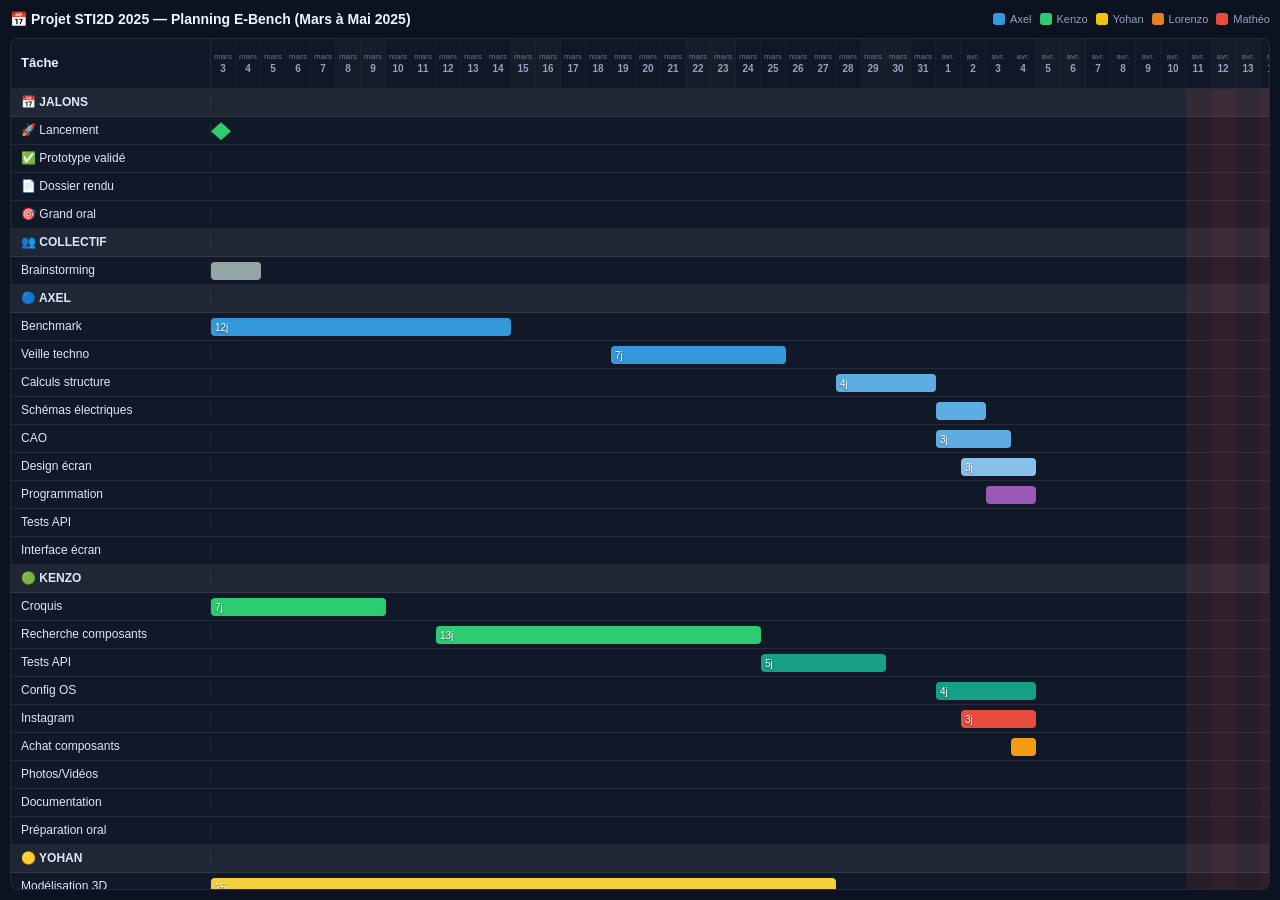
<file: planning-view.html>
<!doctype html>
<html lang="fr">
<head>
  <meta charset="utf-8">
  <meta name="viewport" content="width=device-width, initial-scale=1">
  <title>Planning E-Bench - GanttProject</title>
  <style>
    :root { 
      --bg:#0d1220; 
      --card:#111827; 
      --text:#f0f4ff; 
      --muted:#92a2be; 
      --line:rgba(255,255,255,.08);
      --header-height: 50px;
      --row-height: 28px;
    }
    * { box-sizing: border-box; }
    html, body { 
      margin:0; 
      height: 100%;
      font:13px/1.3 "Segoe UI", Arial, sans-serif; 
      background:var(--bg); 
      color:var(--text);
      overflow: hidden;
    }
    .container { 
      display: flex; 
      flex-direction: column; 
      height: 100vh;
      padding: 10px;
    }
    .head { 
      display:flex; 
      justify-content:space-between; 
      gap:10px; 
      align-items:center; 
      margin-bottom:10px; 
      flex-wrap:wrap;
      flex-shrink: 0;
    }
    .title { font-size:14px; font-weight:bold; color:var(--text); }
    .legend { display:flex; flex-wrap:wrap; gap:8px; }
    .lg { font-size:11px; color:var(--muted); display:inline-flex; align-items:center; gap:5px; }
    .dot { width:12px; height:12px; border-radius:3px; display:inline-block; }
    
    /* Scrollable Gantt Area */
    .gantt-wrapper {
      flex: 1;
      overflow: auto;
      border:1px solid var(--line);
      border-radius:8px;
      background:var(--card);
      position: relative;
    }
    
    .gantt-container {
      min-width: 100%;
      position: relative;
    }
    
    .timeline-header {
      position: sticky;
      top: 0;
      display: flex;
      background: rgba(17, 24, 39, 0.98);
      border-bottom: 1px solid var(--line);
      z-index: 10;
      height: var(--header-height);
    }
    
    .task-name-header {
      min-width: 200px;
      max-width: 200px;
      padding: 10px;
      font-weight: bold;
      border-right: 1px solid var(--line);
      display: flex;
      align-items: center;
      background: rgba(17, 24, 39, 0.98);
    }
    
    .timeline-dates {
      flex: 1;
      display: flex;
      overflow: hidden;
    }
    
    .date-cell {
      min-width: 25px;
      max-width: 25px;
      text-align: center;
      font-size: 9px;
      color: var(--muted);
      border-right: 1px solid rgba(255,255,255,0.03);
      display: flex;
      flex-direction: column;
      justify-content: center;
      align-items: center;
    }
    
    .date-cell.weekend {
      background: rgba(255,255,255,0.02);
    }
    
    .date-cell .day-num { font-weight: bold; font-size: 10px; }
    .date-cell .month-name { font-size: 8px; opacity: 0.7; }
    
    .task-row {
      display: flex;
      align-items: center;
      border-bottom: 1px solid var(--line);
      height: var(--row-height);
      min-height: var(--row-height);
    }
    
    .task-row:hover {
      background: rgba(255,255,255,0.03);
    }
    
    .task-row.section-row {
      background: rgba(255,255,255,0.06);
      font-weight: bold;
    }
    
    .task-name {
      min-width: 200px;
      max-width: 200px;
      padding: 0 10px;
      white-space: nowrap;
      overflow: hidden;
      text-overflow: ellipsis;
      color: #dce7ff;
      font-size: 12px;
      border-right: 1px solid var(--line);
    }
    
    .task-bar-area {
      flex: 1;
      position: relative;
      height: 100%;
    }
    
    .task-bar {
      position: absolute;
      height: 18px;
      top: 5px;
      border-radius: 4px;
      cursor: pointer;
      transition: transform 0.1s, filter 0.1s;
      display: flex;
      align-items: center;
      padding: 0 4px;
      font-size: 10px;
      white-space: nowrap;
      overflow: hidden;
      color: white;
      text-shadow: 0 1px 2px rgba(0,0,0,0.5);
    }
    
    .task-bar:hover {
      transform: scaleY(1.1);
      filter: brightness(1.1);
      z-index: 5;
    }
    
    .task-bar.milestone {
      width: 20px !important;
      clip-path: polygon(50% 0%, 100% 50%, 50% 100%, 0% 50%);
      background: transparent;
    }
    
    .task-bar.milestone::before {
      content: '';
      position: absolute;
      width: 100%;
      height: 100%;
      clip-path: polygon(50% 0%, 100% 50%, 50% 100%, 0% 50%);
    }
    
    .vacation-marker {
      position: absolute;
      top: 0;
      bottom: 0;
      background: repeating-linear-gradient(
        90deg,
        rgba(231, 76, 60, 0.1),
        rgba(231, 76, 60, 0.1) 25px,
        rgba(231, 76, 60, 0.15) 25px,
        rgba(231, 76, 60, 0.15) 50px
      );
      pointer-events: none;
    }
    
    .today-line {
      position: absolute;
      top: 0;
      bottom: 0;
      width: 2px;
      background: #e74c3c;
      z-index: 3;
    }
    
    .tooltip {
      position: fixed;
      background: rgba(17, 24, 39, 0.95);
      border: 1px solid var(--line);
      border-radius: 6px;
      padding: 8px 12px;
      font-size: 11px;
      pointer-events: none;
      z-index: 1000;
      max-width: 300px;
      box-shadow: 0 4px 12px rgba(0,0,0,0.3);
      display: none;
    }
    
    .tooltip h4 { margin: 0 0 4px 0; font-size: 12px; color: var(--text); }
    .tooltip p { margin: 2px 0; color: var(--muted); }
    .tooltip .duration { color: #3498db; font-weight: bold; }
    
    /* Scrollbar styling */
    .gantt-wrapper::-webkit-scrollbar {
      width: 10px;
      height: 10px;
    }
    .gantt-wrapper::-webkit-scrollbar-track {
      background: rgba(0,0,0,0.2);
      border-radius: 5px;
    }
    .gantt-wrapper::-webkit-scrollbar-thumb {
      background: rgba(255,255,255,0.2);
      border-radius: 5px;
    }
    .gantt-wrapper::-webkit-scrollbar-thumb:hover {
      background: rgba(255,255,255,0.3);
    }
  </style>
</head>
<body>
  <div class="container">
    <div class="head">
      <div class="title">📅 Projet STI2D 2025 — Planning E-Bench (Mars à Mai 2025)</div>
      <div class="legend" id="legend"></div>
    </div>
    <div class="gantt-wrapper" id="ganttWrapper">
      <div class="gantt-container" id="ganttContainer">
        <!-- Content will be generated by JavaScript -->
      </div>
    </div>
  </div>
  
  <div class="tooltip" id="tooltip"></div>

  <script>
    // Données du planning GanttProject
    const planningData = {
      project: {
        name: "Projet STI2D 2025",
        start: new Date("2025-03-03"),
        end: new Date("2025-05-07")
      },
      vacations: [
        { start: new Date("2025-04-11"), end: new Date("2025-04-25") }
      ],
      tasks: [
        // JALONS
        { id: "1", name: "📅 JALONS", type: "section", start: "2025-03-03", duration: 65, color: "#2c3e50" },
        { id: "2", name: "🚀 Lancement", type: "milestone", start: "2025-03-03", duration: 0, color: "#2ecc71" },
        { id: "3", name: "✅ Prototype validé", type: "milestone", start: "2025-05-02", duration: 0, color: "#27ae60" },
        { id: "4", name: "📄 Dossier rendu", type: "milestone", start: "2025-05-05", duration: 0, color: "#e67e22" },
        { id: "5", name: "🎯 Grand oral", type: "milestone", start: "2025-05-07", duration: 0, color: "#e74c3c" },
        
        // COLLECTIF
        { id: "10", name: "👥 COLLECTIF", type: "section", start: "2025-03-03", duration: 2, color: "#7f8c8d" },
        { id: "11", name: "Brainstorming", type: "task", start: "2025-03-03", duration: 2, color: "#95a5a6" },
        
        // AXEL
        { id: "20", name: "🔵 AXEL", type: "section", start: "2025-03-03", duration: 60, color: "#2980b9" },
        { id: "21", name: "Benchmark", type: "task", start: "2025-03-03", duration: 12, color: "#3498db" },
        { id: "22", name: "Veille techno", type: "task", start: "2025-03-19", duration: 7, color: "#3498db" },
        { id: "23", name: "Calculs structure", type: "task", start: "2025-03-28", duration: 4, color: "#5dade2" },
        { id: "24", name: "Schémas électriques", type: "task", start: "2025-04-01", duration: 2, color: "#5dade2" },
        { id: "25", name: "CAO", type: "task", start: "2025-04-01", duration: 3, color: "#5dade2" },
        { id: "26", name: "Design écran", type: "task", start: "2025-04-02", duration: 3, color: "#85c1e9" },
        { id: "27", name: "Programmation", type: "task", start: "2025-04-03", duration: 2, color: "#9b59b6" },
        { id: "28", name: "Tests API", type: "task", start: "2025-04-29", duration: 4, color: "#8e44ad" },
        { id: "29", name: "Interface écran", type: "task", start: "2025-05-01", duration: 2, color: "#8e44ad" },
        
        // KENZO
        { id: "30", name: "🟢 KENZO", type: "section", start: "2025-03-03", duration: 65, color: "#27ae60" },
        { id: "31", name: "Croquis", type: "task", start: "2025-03-03", duration: 7, color: "#2ecc71" },
        { id: "32", name: "Recherche composants", type: "task", start: "2025-03-12", duration: 13, color: "#2ecc71" },
        { id: "33", name: "Tests API", type: "task", start: "2025-03-25", duration: 5, color: "#16a085" },
        { id: "34", name: "Config OS", type: "task", start: "2025-04-01", duration: 4, color: "#16a085" },
        { id: "35", name: "Instagram", type: "task", start: "2025-04-02", duration: 3, color: "#e74c3c" },
        { id: "36", name: "Achat composants", type: "task", start: "2025-04-04", duration: 1, color: "#f39c12" },
        { id: "37", name: "Photos/Vidéos", type: "task", start: "2025-04-30", duration: 3, color: "#e74c3c" },
        { id: "38", name: "Documentation", type: "task", start: "2025-05-02", duration: 3, color: "#c0392b" },
        { id: "39", name: "Préparation oral", type: "task", start: "2025-05-06", duration: 1, color: "#c0392b" },
        
        // YOHAN
        { id: "40", name: "🟡 YOHAN", type: "section", start: "2025-03-03", duration: 60, color: "#f1c40f" },
        { id: "41", name: "Modélisation 3D", type: "task", start: "2025-03-03", duration: 25, color: "#f4d03f" },
        { id: "42", name: "Construction bois", type: "task", start: "2025-03-26", duration: 6, color: "#d68910" },
        { id: "43", name: "Programmation", type: "task", start: "2025-03-31", duration: 3, color: "#9b59b6" },
        { id: "44", name: "Intégration électronique", type: "task", start: "2025-04-03", duration: 2, color: "#d68910" },
        { id: "45", name: "Tests unitaires", type: "task", start: "2025-05-01", duration: 4, color: "#8e44ad" },
        
        // LORENZO
        { id: "50", name: "🟠 LORENZO", type: "section", start: "2025-03-03", duration: 60, color: "#e67e22" },
        { id: "51", name: "Croquis", type: "task", start: "2025-03-03", duration: 15, color: "#eb984e" },
        { id: "52", name: "Schémas électriques", type: "task", start: "2025-03-21", duration: 7, color: "#eb984e" },
        { id: "53", name: "Achat composants", type: "task", start: "2025-04-01", duration: 4, color: "#f39c12" },
        { id: "54", name: "Construction bois", type: "task", start: "2025-04-04", duration: 1, color: "#d35400" },
        { id: "55", name: "Installation électronique", type: "task", start: "2025-05-01", duration: 4, color: "#d35400" },
        { id: "56", name: "Normes STI2D", type: "task", start: "2025-03-17", duration: 2, color: "#ca6f1e" },
        
        // MATHEO
        { id: "60", name: "🔴 MATHEO", type: "section", start: "2025-03-03", duration: 60, color: "#c0392b" },
        { id: "61", name: "Schémas électriques", type: "task", start: "2025-03-03", duration: 13, color: "#e74c3c" },
        { id: "62", name: "Calculs structure", type: "task", start: "2025-03-20", duration: 3, color: "#ec7063" },
        { id: "63", name: "CAO", type: "task", start: "2025-03-25", duration: 6, color: "#ec7063" },
        { id: "64", name: "Config système", type: "task", start: "2025-03-03", duration: 5, color: "#af7ac5" },
        { id: "65", name: "Achat composants", type: "task", start: "2025-03-10", duration: 5, color: "#f39c12" },
        { id: "66", name: "Construction bois", type: "task", start: "2025-04-02", duration: 3, color: "#d35400" },
        { id: "67", name: "Intégration électrique", type: "task", start: "2025-05-01", duration: 4, color: "#922b21" },
        { id: "68", name: "Tests intégration", type: "task", start: "2025-05-02", duration: 3, color: "#922b21" }
      ]
    };

    const DAY_WIDTH = 25;
    const projectStart = planningData.project.start;
    const projectEnd = planningData.project.end;
    const totalDays = Math.ceil((projectEnd - projectStart) / (1000 * 60 * 60 * 24)) + 1;

    function formatDate(date) {
      return date.toLocaleDateString('fr-FR', { day: '2-digit', month: '2-digit', year: 'numeric' });
    }

    function getDayOffset(dateStr) {
      const date = new Date(dateStr);
      return Math.ceil((date - projectStart) / (1000 * 60 * 60 * 24));
    }

    function isWeekend(date) {
      const day = date.getDay();
      return day === 0 || day === 6;
    }

    function renderTimeline() {
      const container = document.getElementById('ganttContainer');
      const legend = document.getElementById('legend');
      
      // Render legend
      const teamMembers = [
        { name: "Axel", color: "#3498db" },
        { name: "Kenzo", color: "#2ecc71" },
        { name: "Yohan", color: "#f1c40f" },
        { name: "Lorenzo", color: "#e67e22" },
        { name: "Mathéo", color: "#e74c3c" }
      ];
      
      legend.innerHTML = teamMembers.map(m => 
        `<span class="lg"><i class="dot" style="background:${m.color}"></i>${m.name}</span>`
      ).join('');

      // Create timeline header
      let headerHTML = '<div class="timeline-header"><div class="task-name-header">Tâche</div><div class="timeline-dates">';
      
      for (let i = 0; i < totalDays; i++) {
        const currentDate = new Date(projectStart);
        currentDate.setDate(currentDate.getDate() + i);
        const isWE = isWeekend(currentDate);
        const dayNum = currentDate.getDate();
        const monthName = currentDate.toLocaleDateString('fr-FR', { month: 'short' });
        
        headerHTML += `<div class="date-cell${isWE ? ' weekend' : ''}">
          <span class="month-name">${monthName}</span>
          <span class="day-num">${dayNum}</span>
        </div>`;
      }
      
      headerHTML += '</div></div>';
      container.innerHTML = headerHTML;

      // Add vacation markers
      planningData.vacations.forEach(vac => {
        const vacStart = getDayOffset(vac.start.toISOString().split('T')[0]);
        const vacEnd = getDayOffset(vac.end.toISOString().split('T')[0]);
        const vacWidth = (vacEnd - vacStart + 1) * DAY_WIDTH;
        
        const vacMarker = document.createElement('div');
        vacMarker.className = 'vacation-marker';
        vacMarker.style.left = (200 + vacStart * DAY_WIDTH) + 'px';
        vacMarker.style.width = vacWidth + 'px';
        vacMarker.title = 'Vacances scolaires (11-25 Avril)';
        container.appendChild(vacMarker);
      });

      // Render task rows
      planningData.tasks.forEach(task => {
        const row = document.createElement('div');
        row.className = 'task-row' + (task.type === 'section' ? ' section-row' : '');
        
        const nameDiv = document.createElement('div');
        nameDiv.className = 'task-name';
        nameDiv.textContent = task.name;
        row.appendChild(nameDiv);
        
        const barArea = document.createElement('div');
        barArea.className = 'task-bar-area';
        
        if (task.type !== 'section') {
          const offset = getDayOffset(task.start);
          const widthPx = Math.max(task.duration * DAY_WIDTH, task.type === 'milestone' ? 20 : DAY_WIDTH);
          
          const bar = document.createElement('div');
          bar.className = 'task-bar' + (task.type === 'milestone' ? ' milestone' : '');
          bar.style.left = (offset * DAY_WIDTH) + 'px';
          bar.style.width = widthPx + 'px';
          bar.style.background = task.color;
          
          if (task.type !== 'milestone' && task.duration > 2) {
            bar.textContent = task.duration + 'j';
          }
          
          // Tooltip events
          bar.addEventListener('mouseenter', (e) => showTooltip(e, task));
          bar.addEventListener('mousemove', (e) => moveTooltip(e));
          bar.addEventListener('mouseleave', hideTooltip);
          
          barArea.appendChild(bar);
        }
        
        row.appendChild(barArea);
        container.appendChild(row);
      });

      // Add today line if within range
      const today = new Date();
      if (today >= projectStart && today <= projectEnd) {
        const todayOffset = getDayOffset(today.toISOString().split('T')[0]);
        const todayLine = document.createElement('div');
        todayLine.className = 'today-line';
        todayLine.style.left = (200 + todayOffset * DAY_WIDTH) + 'px';
        todayLine.title = 'Aujourd\'hui: ' + formatDate(today);
        container.appendChild(todayLine);
      }
    }

    function showTooltip(e, task) {
      const tooltip = document.getElementById('tooltip');
      const endDate = new Date(task.start);
      endDate.setDate(endDate.getDate() + task.duration);
      
      tooltip.innerHTML = `
        <h4>${task.name}</h4>
        <p>Début: <span class="duration">${formatDate(new Date(task.start))}</span></p>
        <p>Fin: <span class="duration">${formatDate(endDate)}</span></p>
        <p>Durée: <span class="duration">${task.duration} jours</span></p>
      `;
      tooltip.style.display = 'block';
      moveTooltip(e);
    }

    function moveTooltip(e) {
      const tooltip = document.getElementById('tooltip');
      tooltip.style.left = (e.clientX + 15) + 'px';
      tooltip.style.top = (e.clientY + 15) + 'px';
    }

    function hideTooltip() {
      document.getElementById('tooltip').style.display = 'none';
    }

    // Initialize
    document.addEventListener('DOMContentLoaded', renderTimeline);
  </script>
</body>
</html>
</file>
<file: e-bench-slideshow/css/style.css>
/* CSS Custom Properties - Thème E-Bench */
:root {
    --bg-color: #0b1a1f;
    --text-color: #f0f4f8;
    --accent-color: #2ecc71;
    --card-bg: rgba(255, 255, 255, 0.05);
    --card-hover: rgba(255, 255, 255, 0.1);
    --font-main: 'Segoe UI', Roboto, Inter, sans-serif;
    --transition-speed: 0.3s;
}

/* Reset et base */
* {
    margin: 0;
    padding: 0;
    box-sizing: border-box;
}

body {
    font-family: var(--font-main);
    background-color: var(--bg-color);
    color: var(--text-color);
    overflow: hidden;
    height: 100vh;
    display: flex;
    justify-content: center;
    align-items: center;
}

/* Conteneur principal du diaporama */
.slideshow-container {
    width: 100%;
    max-width: 1100px;
    height: 85vh;
    max-height: 800px;
    position: relative;
    overflow: hidden;
    background: linear-gradient(135deg, var(--bg-color) 0%, #1a2f35 100%);
    border-radius: 12px;
    box-shadow: 0 10px 40px rgba(0, 0, 0, 0.4);
}

/* Diapositives */
.slide {
    position: absolute;
    top: 0;
    left: 0;
    width: 100%;
    height: 100%;
    opacity: 0;
    visibility: hidden;
    transition: opacity var(--transition-speed) ease, visibility var(--transition-speed) ease;
    padding: 40px;
    display: flex;
    flex-direction: column;
    justify-content: center;
}

.slide.active {
    opacity: 1;
    visibility: visible;
}

.slide-content {
    height: 100%;
    display: flex;
    flex-direction: column;
    justify-content: center;
}

/* Titres */
h1 {
    font-size: 3.5rem;
    margin-bottom: 10px;
    color: var(--accent-color);
    text-align: center;
}

h2 {
    font-size: 2.2rem;
    margin-bottom: 30px;
    padding-left: 15px;
    border-left: 4px solid var(--accent-color);
    color: var(--text-color);
}

h3 {
    font-size: 1.3rem;
    margin-bottom: 10px;
    color: var(--accent-color);
}

h4 {
    font-size: 1.1rem;
    margin-bottom: 5px;
    color: var(--accent-color);
}

.subtitle {
    font-size: 1.5rem;
    text-align: center;
    color: var(--text-color);
    opacity: 0.9;
    margin-bottom: 30px;
}

/* Badge */
.badge {
    background: var(--accent-color);
    color: var(--bg-color);
    padding: 12px 25px;
    border-radius: 25px;
    font-weight: bold;
    display: inline-block;
    margin: 20px auto;
    font-size: 1.1rem;
}

/* Grilles de cartes */
.cards-grid {
    display: grid;
    grid-template-columns: repeat(auto-fit, minmax(200px, 1fr));
    gap: 20px;
    margin-top: 20px;
}

.card {
    background: var(--card-bg);
    padding: 25px;
    border-radius: 10px;
    text-align: center;
    transition: transform var(--transition-speed), background var(--transition-speed);
    border: 1px solid rgba(255, 255, 255, 0.1);
}

.card:hover {
    transform: translateY(-5px);
    background: var(--card-hover);
}

.card i {
    font-size: 2.5rem;
    color: var(--accent-color);
    margin-bottom: 15px;
}

.card p {
    font-size: 0.95rem;
    opacity: 0.9;
    line-height: 1.5;
}

/* Équipe */
.team-grid {
    display: grid;
    grid-template-columns: repeat(auto-fit, minmax(150px, 1fr));
    gap: 20px;
    margin-top: 20px;
}

.team-member {
    background: var(--card-bg);
    padding: 20px;
    border-radius: 10px;
    text-align: center;
    border: 1px solid rgba(255, 255, 255, 0.1);
}

.team-member i {
    font-size: 2rem;
    color: var(--accent-color);
    margin-bottom: 10px;
}

.team-member p {
    font-size: 0.9rem;
    opacity: 0.8;
}

/* Liste de fonctionnalités */
.features-list {
    display: flex;
    flex-direction: column;
    gap: 20px;
    margin-top: 20px;
}

.feature-item {
    display: flex;
    align-items: flex-start;
    gap: 20px;
    background: var(--card-bg);
    padding: 20px;
    border-radius: 10px;
    border: 1px solid rgba(255, 255, 255, 0.1);
}

.feature-item i {
    font-size: 2rem;
    color: var(--accent-color);
    flex-shrink: 0;
}

.feature-item h3 {
    margin-bottom: 5px;
}

.feature-item p {
    opacity: 0.9;
    line-height: 1.5;
}

/* Services grid */
.services-grid {
    display: grid;
    grid-template-columns: repeat(auto-fit, minmax(160px, 1fr));
    gap: 15px;
    margin-top: 20px;
}

.service-card {
    background: var(--card-bg);
    padding: 20px;
    border-radius: 10px;
    text-align: center;
    border: 1px solid rgba(255, 255, 255, 0.1);
    transition: transform var(--transition-speed), background var(--transition-speed);
}

.service-card:hover {
    transform: translateY(-3px);
    background: var(--card-hover);
}

.service-card i {
    font-size: 2rem;
    color: var(--accent-color);
    margin-bottom: 10px;
}

.service-card p {
    font-size: 0.9rem;
    opacity: 0.85;
}

/* Contenu split */
.content-split {
    display: grid;
    grid-template-columns: 1fr 1fr;
    gap: 30px;
    align-items: center;
    margin-top: 20px;
}

.specs-list {
    list-style: none;
}

.specs-list li {
    padding: 10px 0;
    border-bottom: 1px solid rgba(255, 255, 255, 0.1);
    font-size: 1.1rem;
}

.specs-list li:last-child {
    border-bottom: none;
}

.image-placeholder {
    background: var(--card-bg);
    border: 2px dashed rgba(255, 255, 255, 0.2);
    border-radius: 10px;
    height: 250px;
    display: flex;
    flex-direction: column;
    justify-content: center;
    align-items: center;
    color: var(--text-color);
    opacity: 0.7;
}

.image-placeholder i {
    font-size: 3rem;
    margin-bottom: 10px;
    color: var(--accent-color);
}

/* Chaîne d'énergie */
.energy-chain {
    display: flex;
    justify-content: space-between;
    align-items: center;
    flex-wrap: wrap;
    gap: 15px;
    margin-top: 30px;
    padding: 20px;
    background: var(--card-bg);
    border-radius: 10px;
}

.chain-item {
    text-align: center;
    flex: 1;
    min-width: 100px;
}

.chain-item i {
    font-size: 2rem;
    color: var(--accent-color);
    margin-bottom: 10px;
    display: block;
}

.chain-item p {
    font-size: 0.9rem;
    opacity: 0.9;
}

.energy-chain > .fa-arrow-right {
    color: var(--accent-color);
    font-size: 1.2rem;
    opacity: 0.7;
}

/* Chart placeholder */
.chart-placeholder {
    background: var(--card-bg);
    border: 2px dashed rgba(255, 255, 255, 0.2);
    border-radius: 10px;
    padding: 40px;
    text-align: center;
    margin: 20px 0;
}

.chart-placeholder i {
    font-size: 3rem;
    color: var(--accent-color);
    margin-bottom: 15px;
    display: block;
}

.key-points {
    display: flex;
    flex-direction: column;
    gap: 15px;
    margin-top: 20px;
}

.point {
    display: flex;
    align-items: center;
    gap: 15px;
    font-size: 1.1rem;
}

.point i {
    color: var(--accent-color);
    font-size: 1.3rem;
}

/* Résultats */
.results-grid {
    display: grid;
    grid-template-columns: 1fr 1fr;
    gap: 20px;
    margin-top: 20px;
}

.result-card {
    background: var(--card-bg);
    padding: 25px;
    border-radius: 10px;
    border: 1px solid rgba(255, 255, 255, 0.1);
}

.result-card.positive {
    border-left: 4px solid var(--accent-color);
}

.result-card.warning {
    border-left: 4px solid #f39c12;
}

.result-card h3 {
    margin-bottom: 15px;
    display: flex;
    align-items: center;
    gap: 10px;
}

.result-card ul {
    list-style: none;
}

.result-card li {
    padding: 8px 0;
    padding-left: 20px;
    position: relative;
    opacity: 0.9;
    line-height: 1.5;
}

.result-card li:before {
    content: "•";
    position: absolute;
    left: 0;
    color: var(--accent-color);
}

/* Dimensions */
.dimensions-box {
    display: flex;
    justify-content: space-around;
    flex-wrap: wrap;
    gap: 20px;
    margin: 30px 0;
    background: var(--card-bg);
    padding: 30px;
    border-radius: 10px;
}

.dimension {
    display: flex;
    flex-direction: column;
    align-items: center;
    gap: 10px;
    font-size: 1.2rem;
}

.dimension i {
    font-size: 2rem;
    color: var(--accent-color);
}

.installation-note {
    display: flex;
    align-items: center;
    justify-content: center;
    gap: 15px;
    background: var(--card-bg);
    padding: 20px;
    border-radius: 10px;
    margin-top: 20px;
}

.installation-note i {
    font-size: 1.5rem;
    color: var(--accent-color);
}

/* Tableau composants */
.components-table {
    width: 100%;
    border-collapse: collapse;
    margin-top: 20px;
    background: var(--card-bg);
    border-radius: 10px;
    overflow: hidden;
}

.components-table th,
.components-table td {
    padding: 15px;
    text-align: left;
    border-bottom: 1px solid rgba(255, 255, 255, 0.1);
}

.components-table th {
    background: rgba(46, 204, 113, 0.2);
    color: var(--accent-color);
    font-weight: bold;
}

.components-table tr:last-child td {
    border-bottom: none;
}

.components-table td:first-child {
    font-weight: 500;
}

.components-table i {
    color: var(--accent-color);
    margin-right: 10px;
}

/* Upgrades list */
.upgrades-list {
    display: grid;
    grid-template-columns: 1fr 1fr;
    gap: 20px;
    margin-top: 20px;
}

.upgrade-item {
    display: flex;
    gap: 15px;
    background: var(--card-bg);
    padding: 20px;
    border-radius: 10px;
    border: 1px solid rgba(255, 255, 255, 0.1);
}

.upgrade-item i {
    font-size: 1.8rem;
    color: var(--accent-color);
    flex-shrink: 0;
}

.upgrade-item h4 {
    margin-bottom: 5px;
}

.upgrade-item p {
    font-size: 0.9rem;
    opacity: 0.85;
}

/* Conclusion */
.conclusion-text {
    text-align: center;
    max-width: 700px;
    margin: 0 auto;
}

.conclusion-text p {
    font-size: 1.2rem;
    margin-bottom: 20px;
    line-height: 1.6;
}

.conclusion-text ul {
    list-style: none;
    margin: 20px 0;
}

.conclusion-text li {
    padding: 10px 0;
    font-size: 1.1rem;
}

.conclusion-text li:before {
    content: "✓ ";
    color: var(--accent-color);
    font-weight: bold;
}

.thanks {
    font-size: 1.5rem !important;
    color: var(--accent-color) !important;
    margin-top: 30px;
    font-weight: bold;
}

/* Navigation buttons */
.nav-btn {
    position: absolute;
    top: 50%;
    transform: translateY(-50%);
    background: rgba(46, 204, 113, 0.3);
    border: none;
    color: var(--text-color);
    font-size: 1.5rem;
    padding: 15px 20px;
    cursor: pointer;
    border-radius: 5px;
    transition: background var(--transition-speed), transform var(--transition-speed);
    z-index: 10;
}

.nav-btn:hover {
    background: rgba(46, 204, 113, 0.6);
    transform: translateY(-50%) scale(1.1);
}

.prev-btn {
    left: 15px;
}

.next-btn {
    right: 15px;
}

/* Dots indicators */
.dots-container {
    position: absolute;
    bottom: 20px;
    left: 50%;
    transform: translateX(-50%);
    display: flex;
    gap: 10px;
    z-index: 10;
}

.dot {
    width: 12px;
    height: 12px;
    border-radius: 50%;
    background: rgba(255, 255, 255, 0.3);
    cursor: pointer;
    transition: background var(--transition-speed), transform var(--transition-speed);
}

.dot.active {
    background: var(--accent-color);
    transform: scale(1.2);
}

.dot:hover {
    background: rgba(46, 204, 113, 0.7);
}

/* Slide counter */
.slide-counter {
    position: absolute;
    bottom: 20px;
    right: 20px;
    background: rgba(0, 0, 0, 0.5);
    padding: 8px 15px;
    border-radius: 20px;
    font-size: 0.9rem;
    z-index: 10;
}

/* Responsive */
@media (max-width: 768px) {
    .slideshow-container {
        height: 90vh;
        max-height: none;
        border-radius: 0;
    }

    .slide {
        padding: 20px;
    }

    h1 {
        font-size: 2.5rem;
    }

    h2 {
        font-size: 1.6rem;
    }

    .cards-grid,
    .team-grid,
    .services-grid {
        grid-template-columns: 1fr;
    }

    .content-split,
    .results-grid,
    .upgrades-list {
        grid-template-columns: 1fr;
    }

    .energy-chain {
        flex-direction: column;
    }

    .energy-chain > .fa-arrow-right {
        transform: rotate(90deg);
    }

    .nav-btn {
        padding: 10px 15px;
        font-size: 1.2rem;
    }

    .dimensions-box {
        flex-direction: column;
        align-items: center;
    }
}

@media (max-width: 480px) {
    h1 {
        font-size: 2rem;
    }

    .subtitle {
        font-size: 1.1rem;
    }

    .badge {
        font-size: 0.9rem;
        padding: 10px 20px;
    }
}
</file>
